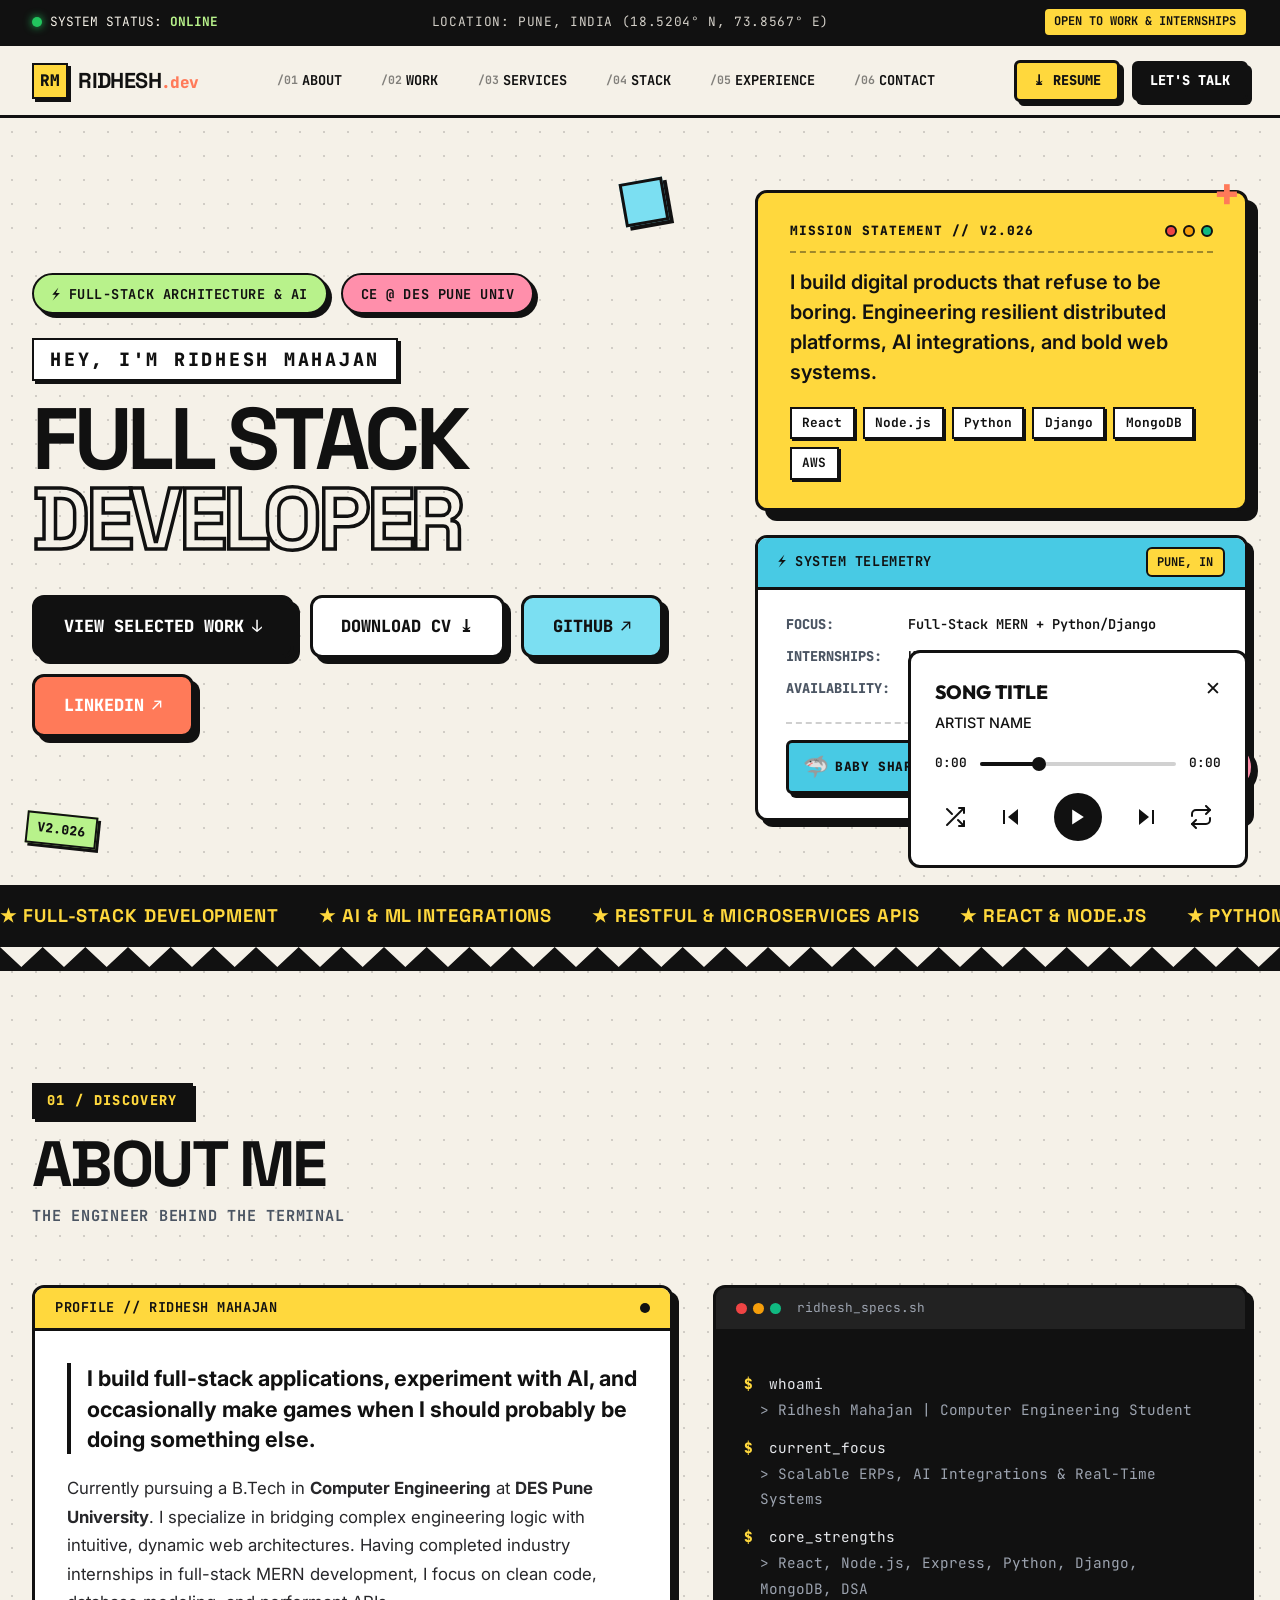
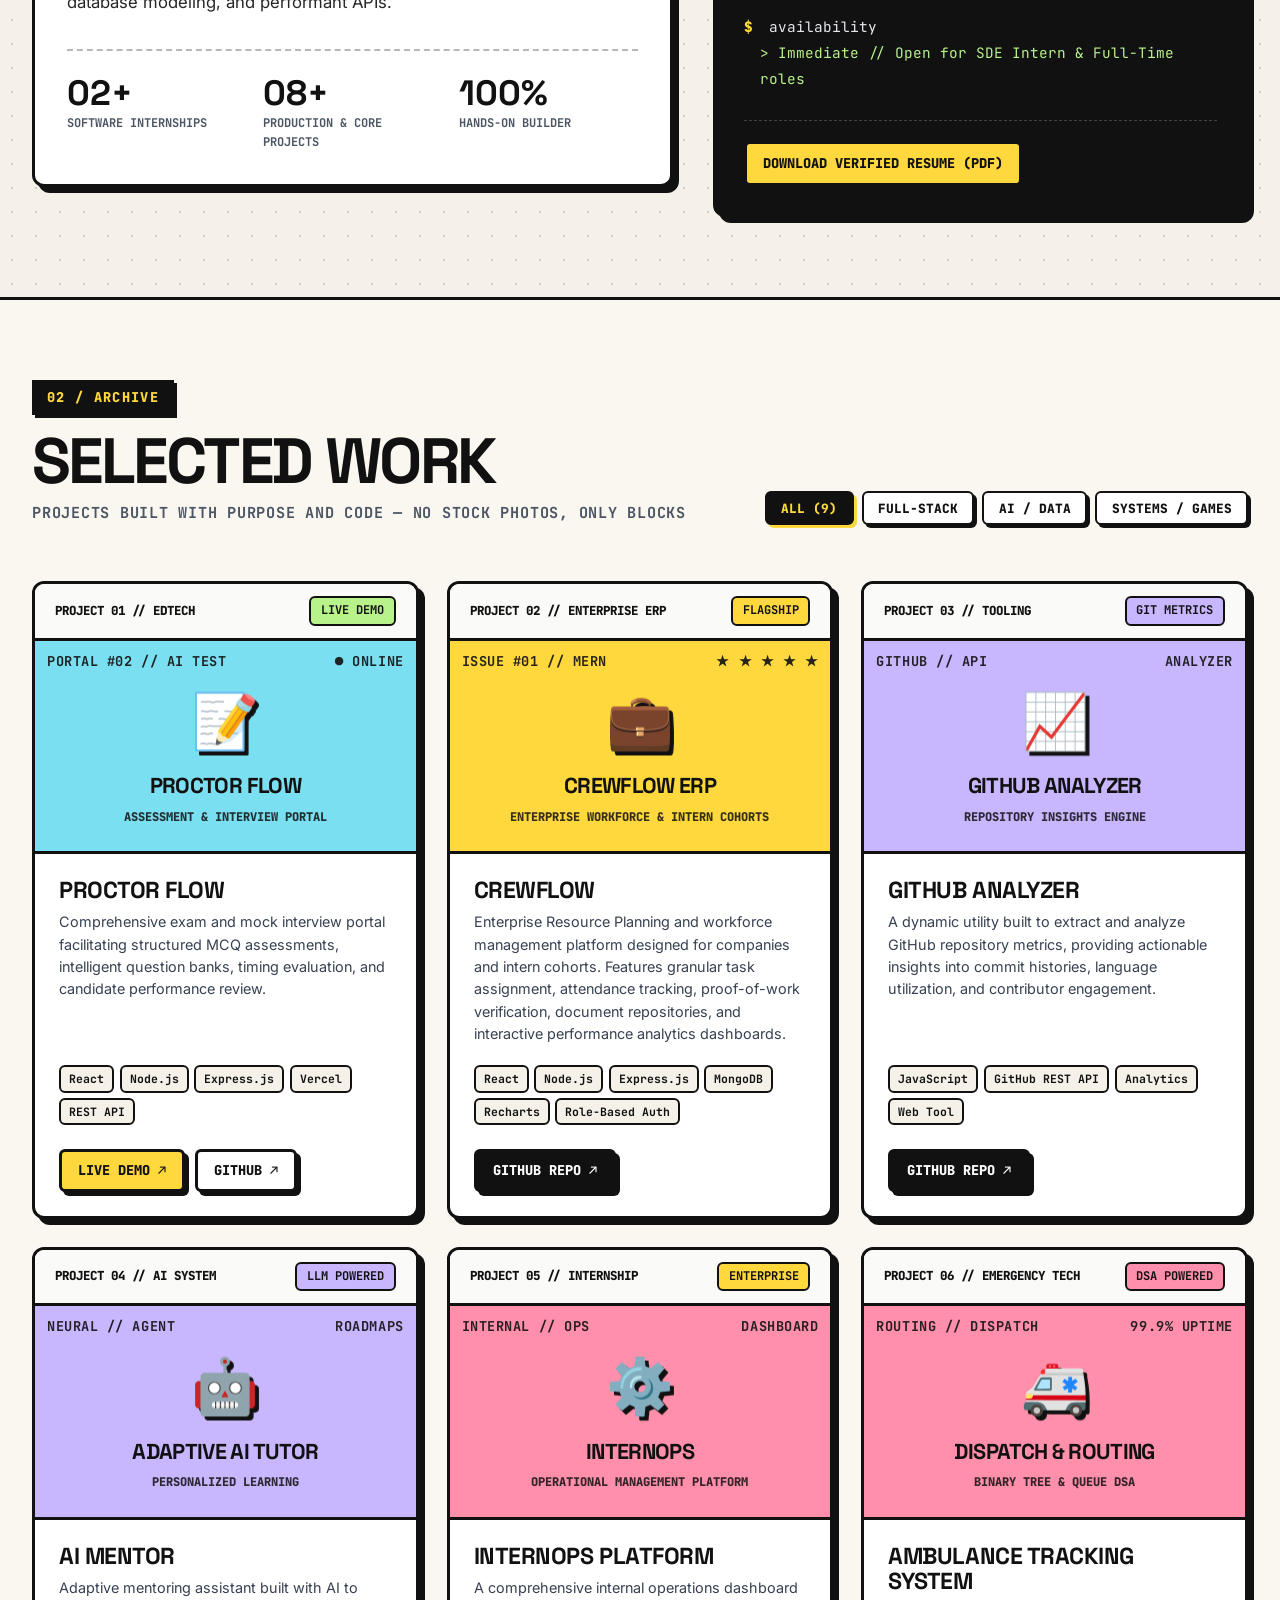
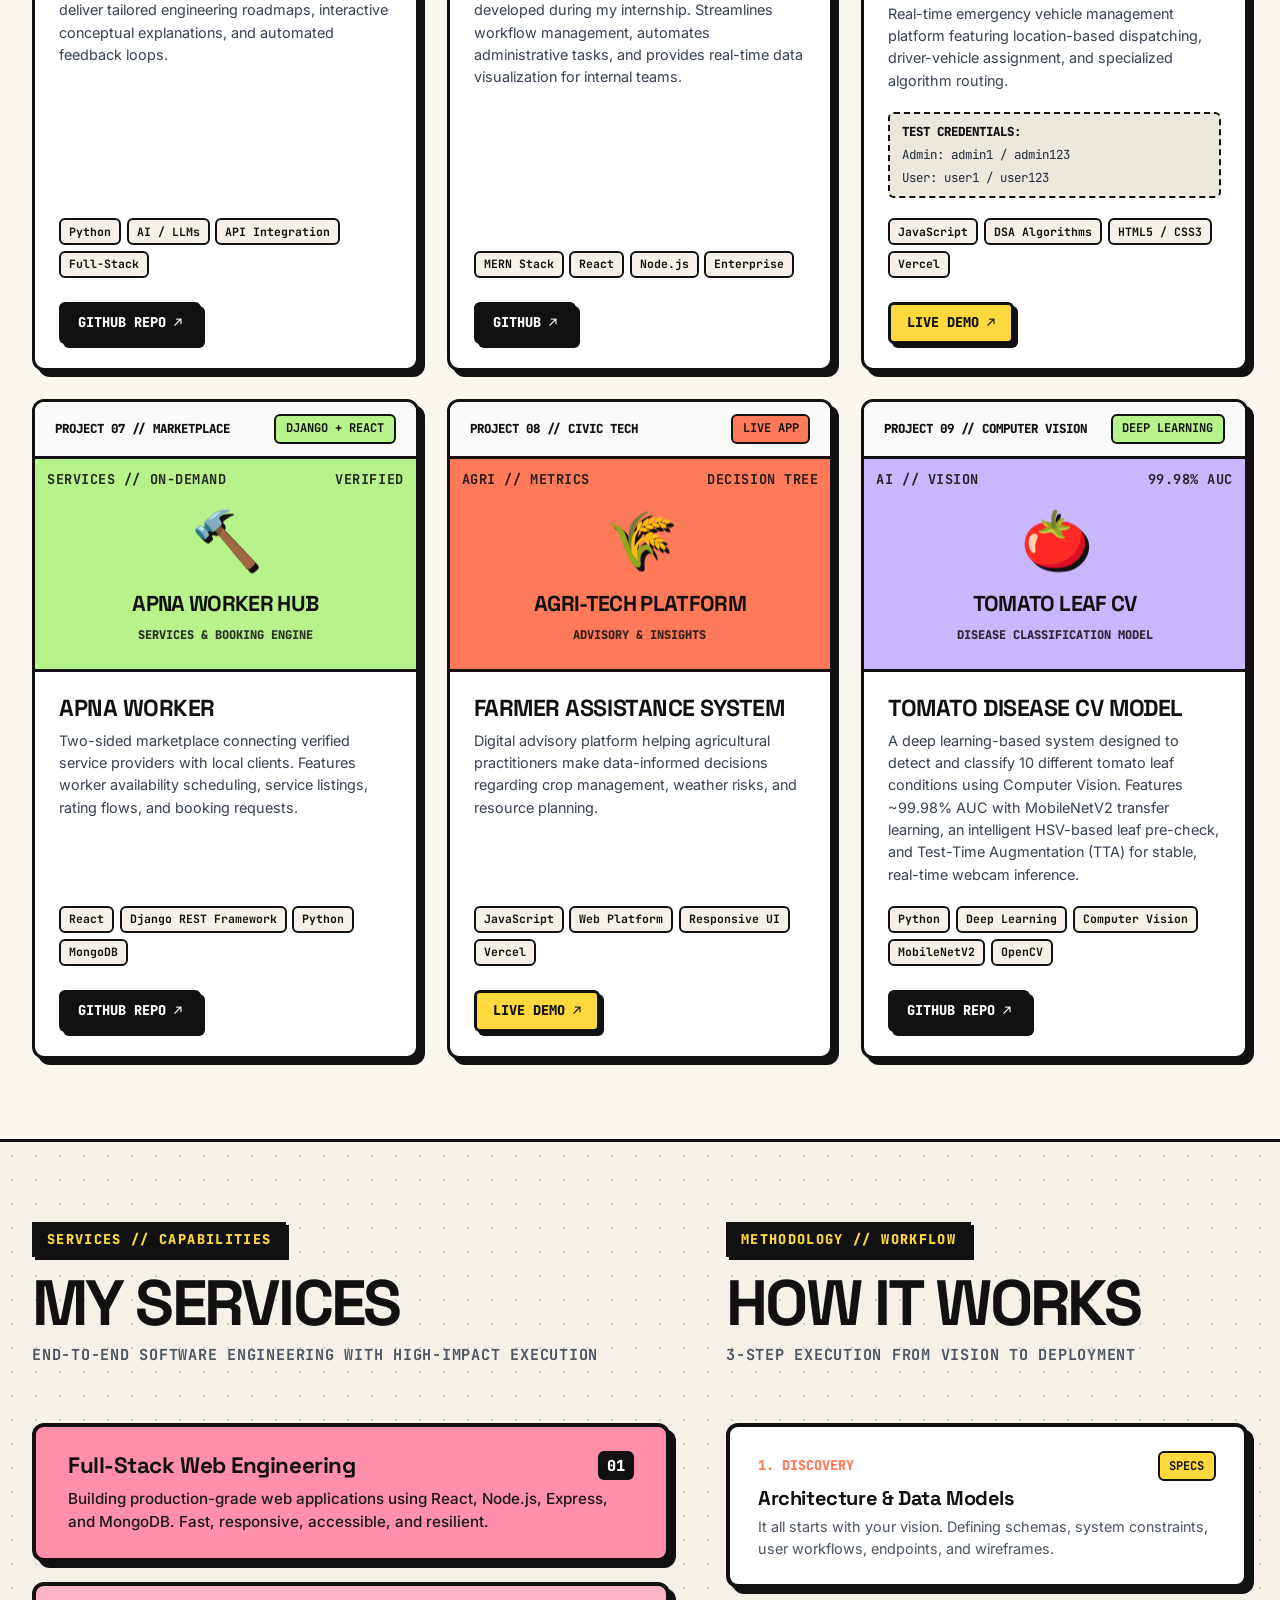
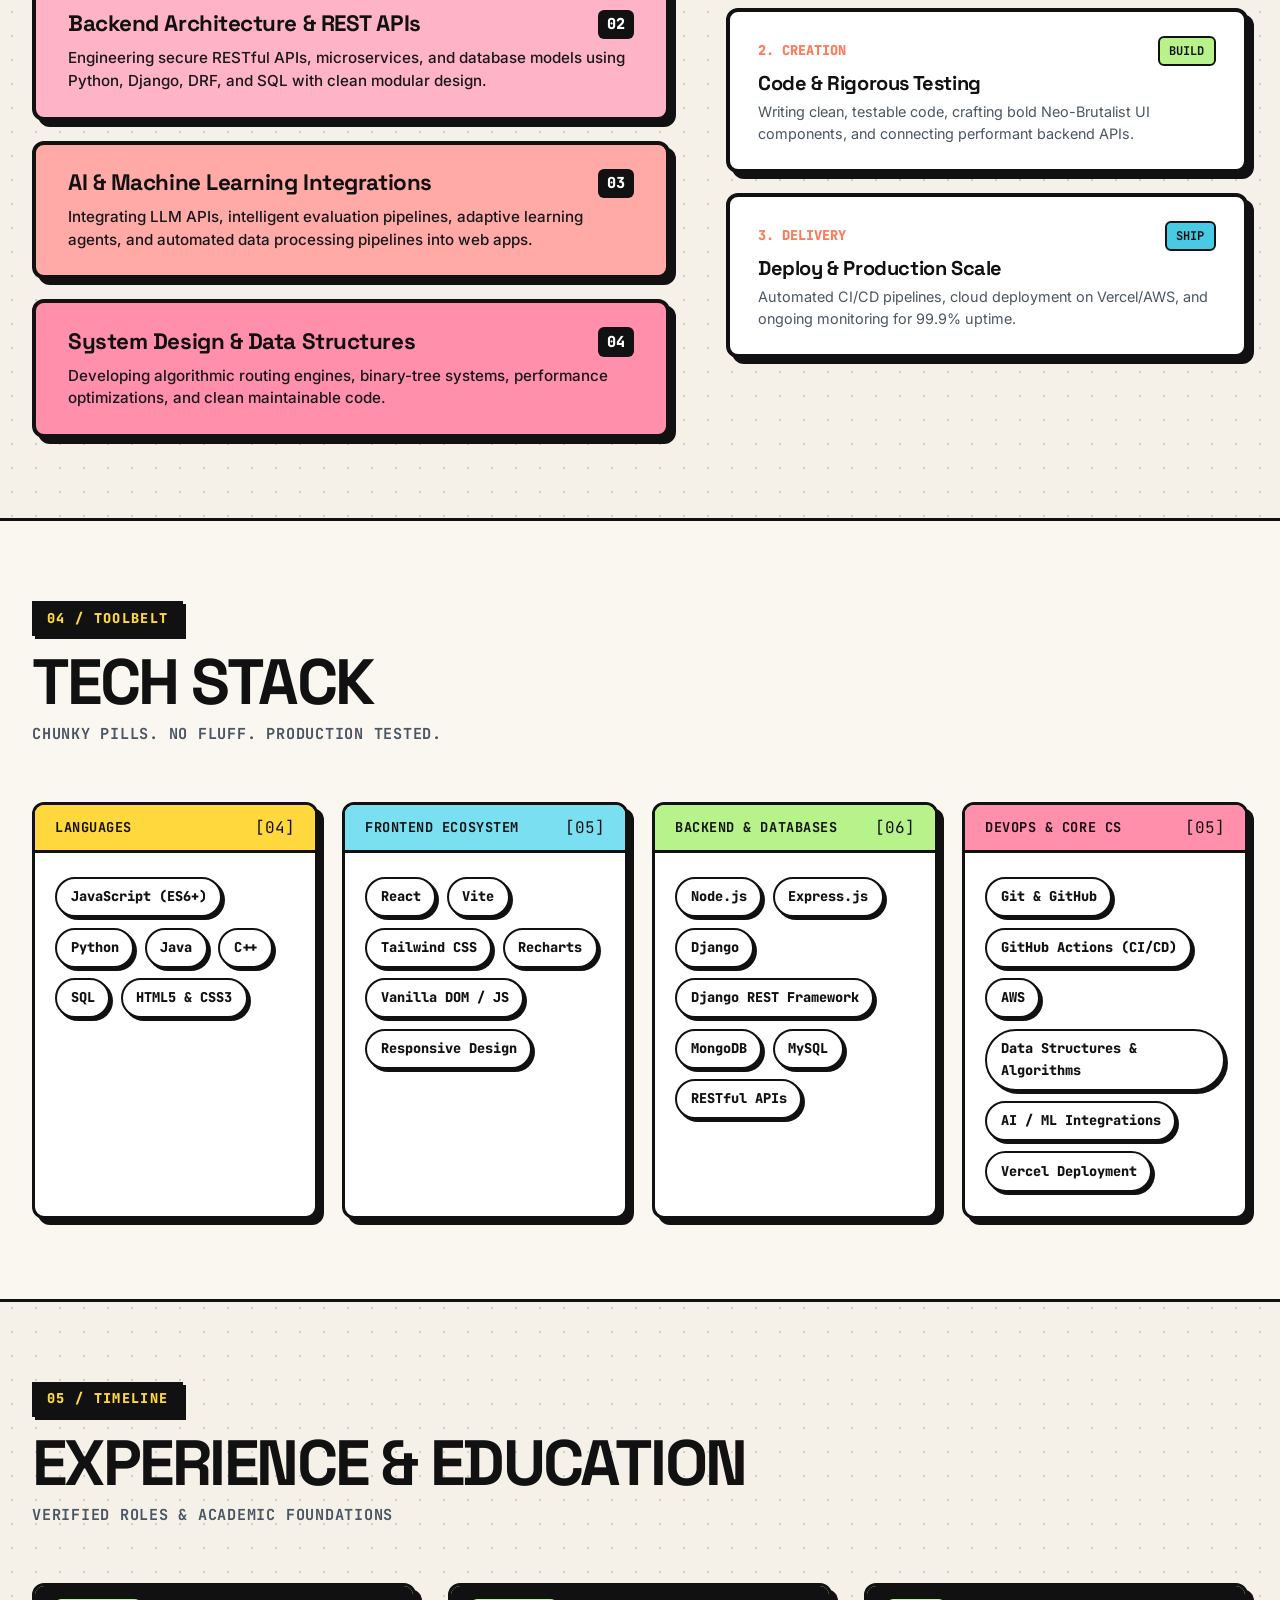
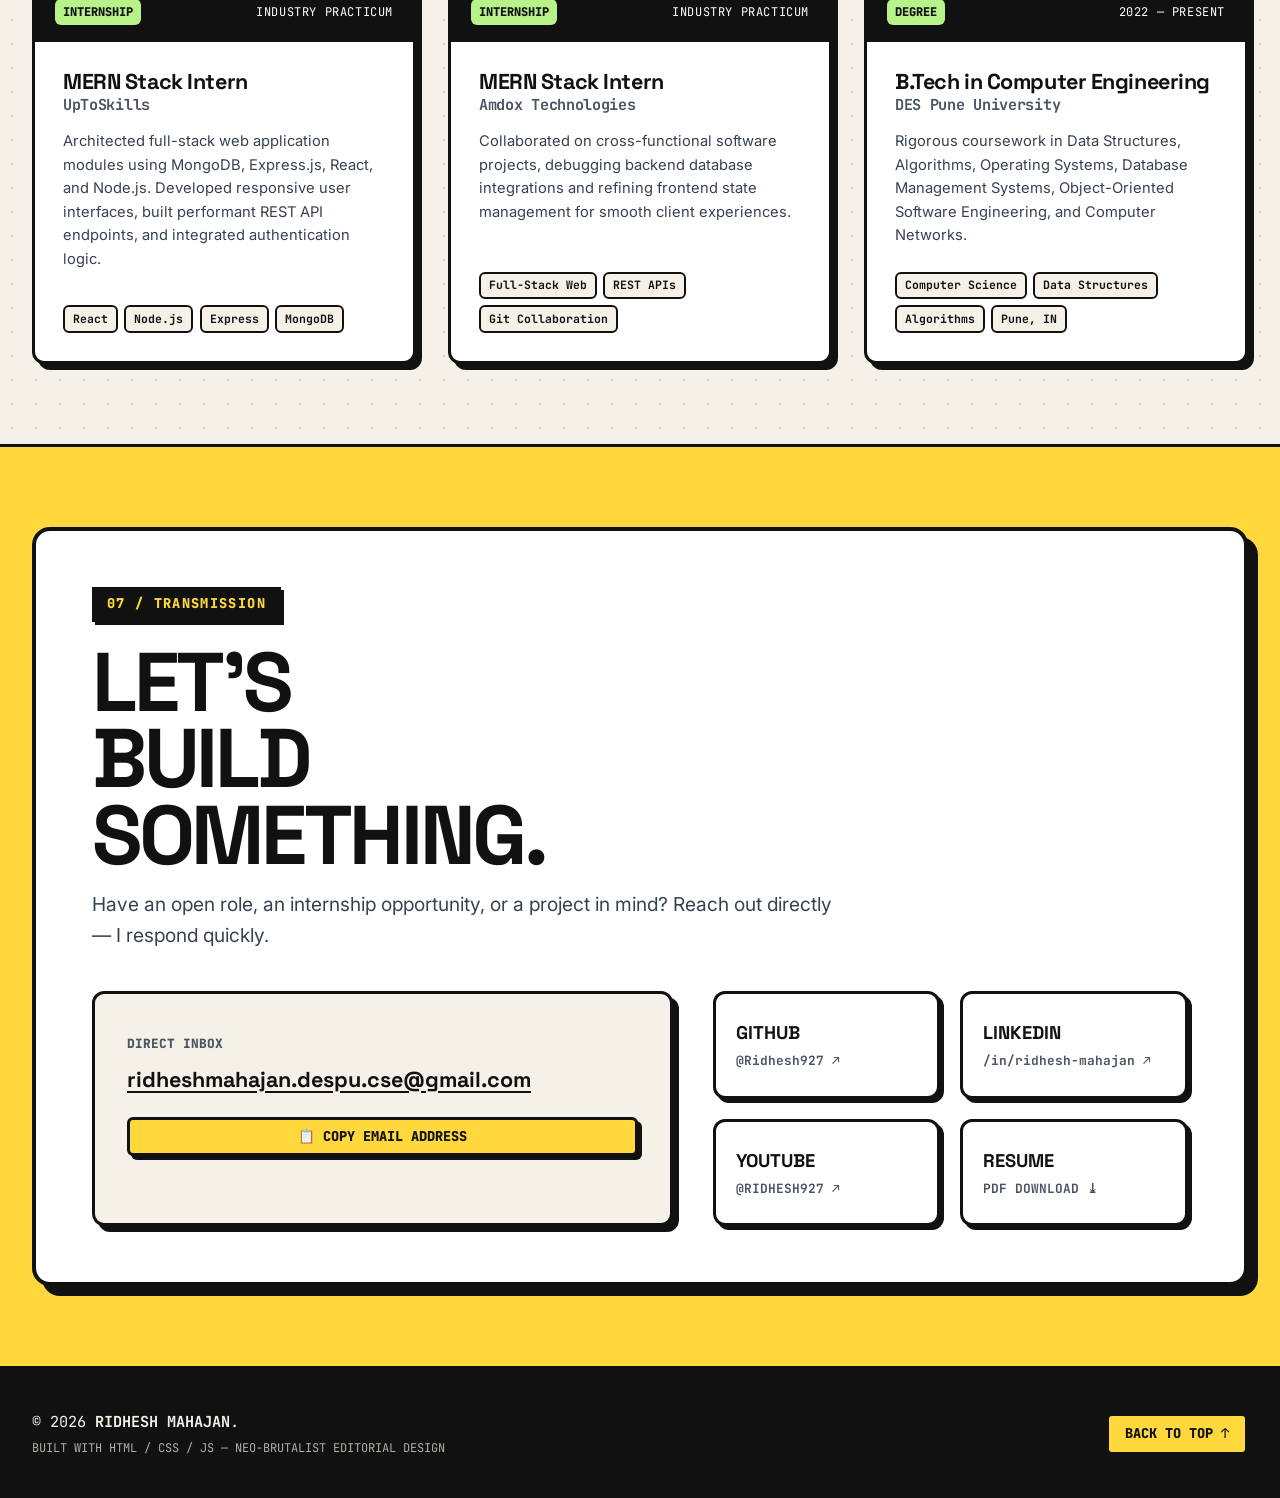
<file: index.html>
<!DOCTYPE html>
<html lang="en">
<head>
    <meta charset="UTF-8">
    <meta name="viewport" content="width=device-width, initial-scale=1.0">
    <title>Ridhesh Mahajan — Full-Stack Developer & Computer Engineering Student</title>
    <meta name="description" content="Portfolio of Ridhesh Mahajan — Computer Engineering Student & Full-Stack Developer. Building resilient systems, AI integrations, and bold web experiences.">
    
    <!-- Google Fonts: Space Grotesk, Outfit, JetBrains Mono, Inter -->
    <link rel="preconnect" href="https://fonts.googleapis.com">
    <link rel="preconnect" href="https://fonts.gstatic.com" crossorigin>
    <link href="https://fonts.googleapis.com/css2?family=Inter:wght@400;500;600;700&family=JetBrains+Mono:wght@400;500;700;800&family=Outfit:wght@600;800;900&family=Space+Grotesk:wght@500;700;900&display=swap" rel="stylesheet">
    
    <link rel="stylesheet" href="style.css">
</head>
<body>
    <!-- Top System Bar -->
    <aside class="system-bar" aria-label="System status bar">
        <div class="system-bar-inner">
            <div class="status-indicator">
                <span class="blinking-dot" aria-hidden="true"></span>
                <span class="mono-text">SYSTEM STATUS: <strong class="text-online">ONLINE</strong></span>
            </div>
            <div class="system-bar-center hide-mobile">
                <span class="mono-text">LOCATION: PUNE, INDIA (18.5204° N, 73.8567° E)</span>
            </div>
            <div class="system-bar-right">
                <span class="badge badge-accent">OPEN TO WORK &amp; INTERNSHIPS</span>
            </div>
        </div>
    </aside>

    <!-- Main Navigation Header -->
    <header id="main-header" class="site-header">
        <nav class="nav-container" aria-label="Main Navigation">
            <a href="#hero" class="brand-logo" aria-label="Ridhesh Mahajan Home">
                <span class="logo-box">RM</span>
                <span class="logo-text">RIDHESH<span class="logo-ext">.dev</span></span>
            </a>

            <!-- Desktop Nav Links -->
            <ul class="nav-menu" id="nav-menu">
                <li><a href="#about" class="nav-link"><span class="nav-num">/01</span> ABOUT</a></li>
                <li><a href="#projects" class="nav-link"><span class="nav-num">/02</span> WORK</a></li>
                <li><a href="#services" class="nav-link"><span class="nav-num">/03</span> SERVICES</a></li>
                <li><a href="#stack" class="nav-link"><span class="nav-num">/04</span> STACK</a></li>
                <li><a href="#experience" class="nav-link"><span class="nav-num">/05</span> EXPERIENCE</a></li>
                <li><a href="#contact" class="nav-link"><span class="nav-num">/06</span> CONTACT</a></li>
            </ul>

            <!-- Header Action Buttons -->
            <div class="nav-actions">
                <a href="Resume/Ridhesh_Resume.pdf" download="Ridhesh_Mahajan_Resume.pdf" class="btn btn-sm btn-yellow" target="_blank" rel="noopener noreferrer">
                    <span class="btn-icon">⤓</span> RESUME
                </a>
                <a href="#contact" class="btn btn-sm btn-dark hide-mobile">
                    LET'S TALK
                </a>
                <button class="mobile-toggle" id="mobile-toggle" aria-label="Toggle navigation menu" aria-expanded="false">
                    <span class="toggle-bar"></span>
                    <span class="toggle-bar"></span>
                    <span class="toggle-bar"></span>
                </button>
            </div>
        </nav>
    </header>

    <main id="main-content">
        <!-- Hero Section (Horizontal Editorial Spread) -->
        <section id="hero" class="hero-section">
            <div class="container">
                <!-- Floating Decorative Shapes -->
                <div class="decor-shape shape-square" aria-hidden="true"></div>
                <div class="decor-shape shape-circle" aria-hidden="true"></div>
                <div class="decor-shape shape-cross" aria-hidden="true">+</div>
                <div class="decor-shape shape-tag" aria-hidden="true">V2.026</div>

                <div class="hero-layout-grid">
                    <!-- Left Hero Column: Identity, Bold Display Typography & CTA Actions -->
                    <div class="hero-left-col">
                        <div class="hero-badge-row">
                            <div class="pill-badge pill-lime">
                                <span class="mono-code">⚡ FULL-STACK ARCHITECTURE &amp; AI</span>
                            </div>
                            <div class="pill-badge pill-pink">
                                <span class="mono-code">CE @ DES PUNE UNIV</span>
                            </div>
                        </div>

                        <div class="hero-text-block">
                            <p class="hero-greeting mono-text">HEY, I'M RIDHESH MAHAJAN</p>
                            <h1 class="hero-title">
                                <span class="hero-title-solid">FULL STACK</span>
                                <span class="hero-title-stroke">DEVELOPER</span>
                            </h1>
                        </div>

                        <!-- Action Button Cluster -->
                        <div class="hero-buttons">
                            <a href="#projects" class="btn btn-lg btn-black">
                                VIEW SELECTED WORK <span class="arrow-down">↓</span>
                            </a>
                            <a href="Resume/Ridhesh_Resume.pdf" download="Ridhesh_Mahajan_Resume.pdf" class="btn btn-lg btn-white" target="_blank" rel="noopener noreferrer">
                                DOWNLOAD CV <span class="arrow-diag">⤓</span>
                            </a>
                            <a href="https://github.com/Ridhesh927" target="_blank" rel="noopener noreferrer" class="btn btn-lg btn-blue" aria-label="GitHub Profile">
                                GITHUB <span class="arrow-diag">↗</span>
                            </a>
                            <a href="https://www.linkedin.com/in/ridhesh-mahajan-58b90127a/" target="_blank" rel="noopener noreferrer" class="btn btn-lg btn-orange" aria-label="LinkedIn Profile">
                                LINKEDIN <span class="arrow-diag">↗</span>
                            </a>
                        </div>
                    </div>

                    <!-- Right Hero Column: Mission Callout Window + Telemetry & Baby Shark -->
                    <div class="hero-right-col">
                        <!-- Callout Banner Box -->
                        <div class="hero-callout">
                            <div class="callout-header">
                                <span class="callout-tag">MISSION STATEMENT // V2.026</span>
                                <span class="window-buttons">
                                    <span class="w-btn w-red"></span>
                                    <span class="w-btn w-yellow"></span>
                                    <span class="w-btn w-green"></span>
                                </span>
                            </div>
                            <p class="callout-lead">
                                I build digital products that refuse to be boring. Engineering resilient distributed platforms, AI integrations, and bold web systems.
                            </p>
                            <div class="callout-tags">
                                <span class="tech-chip">React</span>
                                <span class="tech-chip">Node.js</span>
                                <span class="tech-chip">Python</span>
                                <span class="tech-chip">Django</span>
                                <span class="tech-chip">MongoDB</span>
                                <span class="tech-chip">AWS</span>
                            </div>
                        </div>

                        <!-- Quick Telemetry & Baby Shark Card -->
                        <div class="hero-telemetry-card brutalist-card">
                            <div class="card-bar bg-cyan">
                                <span class="mono-code">⚡ SYSTEM TELEMETRY</span>
                                <span class="badge badge-accent">PUNE, IN</span>
                            </div>
                            <div class="telemetry-body mono-text">
                                <div class="telemetry-item">
                                    <span class="t-key">FOCUS:</span>
                                    <span class="t-val text-online">Full-Stack MERN + Python/Django</span>
                                </div>
                                <div class="telemetry-item">
                                    <span class="t-key">INTERNSHIPS:</span>
                                    <span class="t-val">UpToSkills &amp; Amdox Technologies</span>
                                </div>
                                <div class="telemetry-item">
                                    <span class="t-key">AVAILABILITY:</span>
                                    <span class="t-val">Immediate for SDE &amp; Intern roles</span>
                                </div>
                                <div class="telemetry-footer">
                                    <div class="shape-shark inline-shark" id="shark-sticker" title="Play Baby Shark Arcade! 🦈">
                                        <span class="shark-icon">🦈</span>
                                        <span class="shark-label">BABY SHARK // ARCADE</span>
                                    </div>
                                    <span class="badge badge-yellow">CLICK SHARK TO PLAY</span>
                                </div>
                            </div>
                        </div>
                    </div>
                </div>
            </div>
        </section>

        <!-- Marquee Ticker Banner -->
        <section class="marquee-strip" aria-label="Specialization highlights">
            <div class="marquee-track">
                <div class="marquee-content">
                    <span>★ FULL-STACK DEVELOPMENT</span>
                    <span>★ AI &amp; ML INTEGRATIONS</span>
                    <span>★ RESTFUL &amp; MICROSERVICES APIS</span>
                    <span>★ REACT &amp; NODE.JS</span>
                    <span>★ PYTHON &amp; DJANGO</span>
                    <span>★ DATA STRUCTURES &amp; ALGORITHMS</span>
                    <span>★ SYSTEM RESILIENCE</span>
                    <span>★ OPEN TO HIRE</span>
                </div>
                <div class="marquee-content" aria-hidden="true">
                    <span>★ FULL-STACK DEVELOPMENT</span>
                    <span>★ AI &amp; ML INTEGRATIONS</span>
                    <span>★ RESTFUL &amp; MICROSERVICES APIS</span>
                    <span>★ REACT &amp; NODE.JS</span>
                    <span>★ PYTHON &amp; DJANGO</span>
                    <span>★ DATA STRUCTURES &amp; ALGORITHMS</span>
                    <span>★ SYSTEM RESILIENCE</span>
                    <span>★ OPEN TO HIRE</span>
                </div>
            </div>
        </section>

        <!-- Zigzag SVG Divider -->
        <div class="zigzag-divider" aria-hidden="true">
            <svg viewBox="0 0 1200 24" preserveAspectRatio="none">
                <path d="M0,0 L20,20 L40,0 L60,20 L80,0 L100,20 L120,0 L140,20 L160,0 L180,20 L200,0 L220,20 L240,0 L260,20 L280,0 L300,20 L320,0 L340,20 L360,0 L380,20 L400,0 L420,20 L440,0 L460,20 L480,0 L500,20 L520,0 L540,20 L560,0 L580,20 L600,0 L620,20 L640,0 L660,20 L680,0 L700,20 L720,0 L740,20 L760,0 L780,20 L800,0 L820,20 L840,0 L860,20 L880,0 L900,20 L920,0 L940,20 L960,0 L980,20 L1000,0 L1020,20 L1040,0 L1060,20 L1080,0 L1100,20 L1120,0 L1140,20 L1160,0 L1180,20 L1200,0 L1200,24 L0,24 Z" fill="var(--black)"></path>
            </svg>
        </div>

        <!-- Section 1: About Section -->
        <section id="about" class="content-section">
            <div class="container">
                <div class="section-header">
                    <span class="section-tag">01 / DISCOVERY</span>
                    <h2 class="section-title">ABOUT ME</h2>
                    <p class="section-subtitle">THE ENGINEER BEHIND THE TERMINAL</p>
                </div>

                <div class="about-grid">
                    <!-- Bio Card -->
                    <div class="brutalist-card bio-card">
                        <div class="card-bar bg-yellow">
                            <span class="mono-code">PROFILE // RIDHESH MAHAJAN</span>
                            <span class="card-status-dot"></span>
                        </div>
                        <div class="card-body">
                            <p class="bio-highlight">
                                I build full-stack applications, experiment with AI, and occasionally make games when I should probably be doing something else.
                            </p>
                            <p class="bio-text">
                                Currently pursuing a B.Tech in <strong>Computer Engineering</strong> at <strong>DES Pune University</strong>. I specialize in bridging complex engineering logic with intuitive, dynamic web architectures. Having completed industry internships in full-stack MERN development, I focus on clean code, database modeling, and performant APIs.
                            </p>
                            <div class="stats-ribbon">
                                <div class="stat-cell">
                                    <span class="stat-number">02+</span>
                                    <span class="stat-label">Software Internships</span>
                                </div>
                                <div class="stat-cell">
                                    <span class="stat-number">08+</span>
                                    <span class="stat-label">Production &amp; Core Projects</span>
                                </div>
                                <div class="stat-cell">
                                    <span class="stat-number">100%</span>
                                    <span class="stat-label">Hands-on Builder</span>
                                </div>
                            </div>
                        </div>
                    </div>

                    <!-- System Specs Terminal Card -->
                    <div class="brutalist-card terminal-card">
                        <div class="terminal-bar">
                            <div class="terminal-dots">
                                <span class="dot dot-red"></span>
                                <span class="dot dot-yellow"></span>
                                <span class="dot dot-green"></span>
                            </div>
                            <span class="terminal-title">ridhesh_specs.sh</span>
                        </div>
                        <div class="terminal-body mono-text">
                            <p class="t-line"><span class="t-prompt">$</span> whoami</p>
                            <p class="t-resp">> Ridhesh Mahajan | Computer Engineering Student</p>
                            <p class="t-line"><span class="t-prompt">$</span> current_focus</p>
                            <p class="t-resp">> Scalable ERPs, AI Integrations &amp; Real-Time Systems</p>
                            <p class="t-line"><span class="t-prompt">$</span> core_strengths</p>
                            <p class="t-resp">> React, Node.js, Express, Python, Django, MongoDB, DSA</p>
                            <p class="t-line"><span class="t-prompt">$</span> availability</p>
                            <p class="t-resp text-lime">> Immediate // Open for SDE Intern &amp; Full-Time roles</p>
                            <div class="terminal-action">
                                <a href="Resume/Ridhesh_Resume.pdf" download="Ridhesh_Mahajan_Resume.pdf" class="btn btn-sm btn-yellow" target="_blank" rel="noopener noreferrer">
                                    DOWNLOAD VERIFIED RESUME (PDF)
                                </a>
                            </div>
                        </div>
                    </div>
                </div>
            </div>
        </section>

        <!-- Section 2: Projects Section (100% PURE GRAPHIC BLOCKS) -->
        <section id="projects" class="content-section bg-alt-grid">
            <div class="container">
                <div class="section-header">
                    <div class="header-split">
                        <div>
                            <span class="section-tag">02 / ARCHIVE</span>
                            <h2 class="section-title">SELECTED WORK</h2>
                            <p class="section-subtitle">PROJECTS BUILT WITH PURPOSE AND CODE — NO STOCK PHOTOS, ONLY BLOCKS</p>
                        </div>
                        <!-- Filter Tabs -->
                        <div class="project-filters" role="tablist" aria-label="Project category filter">
                            <button class="filter-btn active" data-filter="all">ALL (9)</button>
                            <button class="filter-btn" data-filter="fullstack">FULL-STACK</button>
                            <button class="filter-btn" data-filter="ai">AI / DATA</button>
                            <button class="filter-btn" data-filter="systems">SYSTEMS / GAMES</button>
                        </div>
                    </div>
                </div>

                <div class="projects-grid" id="projects-grid">
                    <!-- Project 01: Proctor Flow (Graphic Poster Block) -->
                    <article class="project-card" data-category="fullstack ai">
                        <div class="project-card-header">
                            <div class="proj-id">PROJECT 01 // EDTECH</div>
                            <span class="badge badge-lime">LIVE DEMO</span>
                        </div>
                        <div class="project-graphic-placeholder bg-blue">
                            <div class="graphic-badge-row">
                                <span class="mono-code">PORTAL #02 // AI TEST</span>
                                <span class="mono-code">● ONLINE</span>
                            </div>
                            <div class="graphic-icon">📝</div>
                            <div class="graphic-title">PROCTOR FLOW</div>
                            <div class="graphic-sub mono-text">ASSESSMENT &amp; INTERVIEW PORTAL</div>
                        </div>
                        <div class="project-details">
                            <h3 class="project-name">PROCTOR FLOW</h3>
                            <p class="project-desc">
                                Comprehensive exam and mock interview portal facilitating structured MCQ assessments, intelligent question banks, timing evaluation, and candidate performance review.
                            </p>
                            <div class="project-tech-tags">
                                <span class="tag">React</span>
                                <span class="tag">Node.js</span>
                                <span class="tag">Express.js</span>
                                <span class="tag">Vercel</span>
                                <span class="tag">REST API</span>
                            </div>
                            <div class="project-links">
                                <a href="https://mcq-and-interview-preparation-exam.vercel.app/" target="_blank" rel="noopener noreferrer" class="btn btn-sm btn-yellow">
                                    LIVE DEMO ↗
                                </a>
                                <a href="https://github.com/Ridhesh927/MCQ-and-Interview-Preparation-Exam-Protal" target="_blank" rel="noopener noreferrer" class="btn btn-sm btn-white">
                                    GITHUB ↗
                                </a>
                            </div>
                        </div>
                    </article>

                    <!-- Project 02: CrewFlow (Graphic Poster Block) -->
                    <article class="project-card" data-category="fullstack">
                        <div class="project-card-header">
                            <div class="proj-id">PROJECT 02 // ENTERPRISE ERP</div>
                            <span class="badge badge-yellow">FLAGSHIP</span>
                        </div>
                        <div class="project-graphic-placeholder bg-yellow">
                            <div class="graphic-badge-row">
                                <span class="mono-code">ISSUE #01 // MERN</span>
                                <span class="mono-code">★ ★ ★ ★ ★</span>
                            </div>
                            <div class="graphic-icon">💼</div>
                            <div class="graphic-title">CREWFLOW ERP</div>
                            <div class="graphic-sub mono-text">ENTERPRISE WORKFORCE &amp; INTERN COHORTS</div>
                        </div>
                        <div class="project-details">
                            <h3 class="project-name">CREWFLOW</h3>
                            <p class="project-desc">
                                Enterprise Resource Planning and workforce management platform designed for companies and intern cohorts. Features granular task assignment, attendance tracking, proof-of-work verification, document repositories, and interactive performance analytics dashboards.
                            </p>
                            <div class="project-tech-tags">
                                <span class="tag">React</span>
                                <span class="tag">Node.js</span>
                                <span class="tag">Express.js</span>
                                <span class="tag">MongoDB</span>
                                <span class="tag">Recharts</span>
                                <span class="tag">Role-Based Auth</span>
                            </div>
                            <div class="project-links">
                                <a href="https://github.com/Ridhesh927/CrewFlow" target="_blank" rel="noopener noreferrer" class="btn btn-sm btn-black">
                                    GITHUB REPO ↗
                                </a>
                            </div>
                        </div>
                    </article>

                    <!-- Project 03: GitHub Analyzer -->
                    <article class="project-card" data-category="fullstack">
                        <div class="project-card-header">
                            <div class="proj-id">PROJECT 03 // TOOLING</div>
                            <span class="badge badge-purple">GIT METRICS</span>
                        </div>
                        <div class="project-graphic-placeholder bg-purple">
                            <div class="graphic-badge-row">
                                <span class="mono-code">GITHUB // API</span>
                                <span class="mono-code">ANALYZER</span>
                            </div>
                            <div class="graphic-icon">📈</div>
                            <div class="graphic-title">GITHUB ANALYZER</div>
                            <div class="graphic-sub mono-text">REPOSITORY INSIGHTS ENGINE</div>
                        </div>
                        <div class="project-details">
                            <h3 class="project-name">GITHUB ANALYZER</h3>
                            <p class="project-desc">
                                A dynamic utility built to extract and analyze GitHub repository metrics, providing actionable insights into commit histories, language utilization, and contributor engagement.
                            </p>
                            <div class="project-tech-tags">
                                <span class="tag">JavaScript</span>
                                <span class="tag">GitHub REST API</span>
                                <span class="tag">Analytics</span>
                                <span class="tag">Web Tool</span>
                            </div>
                            <div class="project-links">
                                <a href="https://github.com/Ridhesh927/Git_analysis" target="_blank" rel="noopener noreferrer" class="btn btn-sm btn-black">
                                    GITHUB REPO ↗
                                </a>
                            </div>
                        </div>
                    </article>

                    <!-- Project 04: AI Mentor -->
                    <article class="project-card" data-category="ai">
                        <div class="project-card-header">
                            <div class="proj-id">PROJECT 04 // AI SYSTEM</div>
                            <span class="badge badge-purple">LLM POWERED</span>
                        </div>
                        <div class="project-graphic-placeholder bg-purple">
                            <div class="graphic-badge-row">
                                <span class="mono-code">NEURAL // AGENT</span>
                                <span class="mono-code">ROADMAPS</span>
                            </div>
                            <div class="graphic-icon">🤖</div>
                            <div class="graphic-title">ADAPTIVE AI TUTOR</div>
                            <div class="graphic-sub mono-text">PERSONALIZED LEARNING</div>
                        </div>
                        <div class="project-details">
                            <h3 class="project-name">AI MENTOR</h3>
                            <p class="project-desc">
                                Adaptive mentoring assistant built with AI to deliver tailored engineering roadmaps, interactive conceptual explanations, and automated feedback loops.
                            </p>
                            <div class="project-tech-tags">
                                <span class="tag">Python</span>
                                <span class="tag">AI / LLMs</span>
                                <span class="tag">API Integration</span>
                                <span class="tag">Full-Stack</span>
                            </div>
                            <div class="project-links">
                                <a href="https://github.com/Ridhesh927/Ai-Mentor" target="_blank" rel="noopener noreferrer" class="btn btn-sm btn-black">
                                    GITHUB REPO ↗
                                </a>
                            </div>
                        </div>
                    </article>

                    <!-- Project 05: InternOps -->
                    <article class="project-card" data-category="fullstack">
                        <div class="project-card-header">
                            <div class="proj-id">PROJECT 05 // INTERNSHIP</div>
                            <span class="badge badge-yellow">ENTERPRISE</span>
                        </div>
                        <div class="project-graphic-placeholder bg-pink">
                            <div class="graphic-badge-row">
                                <span class="mono-code">INTERNAL // OPS</span>
                                <span class="mono-code">DASHBOARD</span>
                            </div>
                            <div class="graphic-icon">⚙️</div>
                            <div class="graphic-title">INTERNOPS</div>
                            <div class="graphic-sub mono-text">OPERATIONAL MANAGEMENT PLATFORM</div>
                        </div>
                        <div class="project-details">
                            <h3 class="project-name">INTERNOPS PLATFORM</h3>
                            <p class="project-desc">
                                A comprehensive internal operations dashboard developed during my internship. Streamlines workflow management, automates administrative tasks, and provides real-time data visualization for internal teams.
                            </p>
                            <div class="project-tech-tags">
                                <span class="tag">MERN Stack</span>
                                <span class="tag">React</span>
                                <span class="tag">Node.js</span>
                                <span class="tag">Enterprise</span>
                            </div>
                            <div class="project-links">
                                <a href="https://github.com/Ridhesh927" target="_blank" rel="noopener noreferrer" class="btn btn-sm btn-black">
                                    GITHUB ↗
                                </a>
                            </div>
                        </div>
                    </article>

                    <!-- Project 06: Ambulance Tracking System -->
                    <article class="project-card" data-category="systems">
                        <div class="project-card-header">
                            <div class="proj-id">PROJECT 06 // EMERGENCY TECH</div>
                            <span class="badge badge-pink">DSA POWERED</span>
                        </div>
                        <div class="project-graphic-placeholder bg-pink">
                            <div class="graphic-badge-row">
                                <span class="mono-code">ROUTING // DISPATCH</span>
                                <span class="mono-code">99.9% UPTIME</span>
                            </div>
                            <div class="graphic-icon">🚑</div>
                            <div class="graphic-title">DISPATCH &amp; ROUTING</div>
                            <div class="graphic-sub mono-text">BINARY TREE &amp; QUEUE DSA</div>
                        </div>
                        <div class="project-details">
                            <h3 class="project-name">AMBULANCE TRACKING SYSTEM</h3>
                            <p class="project-desc">
                                Real-time emergency vehicle management platform featuring location-based dispatching, driver-vehicle assignment, and specialized algorithm routing.
                            </p>
                            <div class="test-creds-box">
                                <span class="creds-label">TEST CREDENTIALS:</span>
                                <code>Admin: admin1 / admin123</code>
                                <code>User: user1 / user123</code>
                            </div>
                            <div class="project-tech-tags">
                                <span class="tag">JavaScript</span>
                                <span class="tag">DSA Algorithms</span>
                                <span class="tag">HTML5 / CSS3</span>
                                <span class="tag">Vercel</span>
                            </div>
                            <div class="project-links">
                                <a href="https://ambulances-tracking-system.vercel.app/" target="_blank" rel="noopener noreferrer" class="btn btn-sm btn-yellow">
                                    LIVE DEMO ↗
                                </a>
                            </div>
                        </div>
                    </article>

                    <!-- Project 07: Apna Worker -->
                    <article class="project-card" data-category="fullstack">
                        <div class="project-card-header">
                            <div class="proj-id">PROJECT 07 // MARKETPLACE</div>
                            <span class="badge badge-lime">DJANGO + REACT</span>
                        </div>
                        <div class="project-graphic-placeholder bg-lime">
                            <div class="graphic-badge-row">
                                <span class="mono-code">SERVICES // ON-DEMAND</span>
                                <span class="mono-code">VERIFIED</span>
                            </div>
                            <div class="graphic-icon">🔨</div>
                            <div class="graphic-title">APNA WORKER HUB</div>
                            <div class="graphic-sub mono-text">SERVICES &amp; BOOKING ENGINE</div>
                        </div>
                        <div class="project-details">
                            <h3 class="project-name">APNA WORKER</h3>
                            <p class="project-desc">
                                Two-sided marketplace connecting verified service providers with local clients. Features worker availability scheduling, service listings, rating flows, and booking requests.
                            </p>
                            <div class="project-tech-tags">
                                <span class="tag">React</span>
                                <span class="tag">Django REST Framework</span>
                                <span class="tag">Python</span>
                                <span class="tag">MongoDB</span>
                            </div>
                            <div class="project-links">
                                <a href="https://github.com/Ridhesh927/Apna_Worker" target="_blank" rel="noopener noreferrer" class="btn btn-sm btn-black">
                                    GITHUB REPO ↗
                                </a>
                            </div>
                        </div>
                    </article>

                    <!-- Project 08: Farmer Assistance System -->
                    <article class="project-card" data-category="fullstack">
                        <div class="project-card-header">
                            <div class="proj-id">PROJECT 08 // CIVIC TECH</div>
                            <span class="badge badge-orange">LIVE APP</span>
                        </div>
                        <div class="project-graphic-placeholder bg-orange">
                            <div class="graphic-badge-row">
                                <span class="mono-code">AGRI // METRICS</span>
                                <span class="mono-code">DECISION TREE</span>
                            </div>
                            <div class="graphic-icon">🌾</div>
                            <div class="graphic-title">AGRI-TECH PLATFORM</div>
                            <div class="graphic-sub mono-text">ADVISORY &amp; INSIGHTS</div>
                        </div>
                        <div class="project-details">
                            <h3 class="project-name">FARMER ASSISTANCE SYSTEM</h3>
                            <p class="project-desc">
                                Digital advisory platform helping agricultural practitioners make data-informed decisions regarding crop management, weather risks, and resource planning.
                            </p>
                            <div class="project-tech-tags">
                                <span class="tag">JavaScript</span>
                                <span class="tag">Web Platform</span>
                                <span class="tag">Responsive UI</span>
                                <span class="tag">Vercel</span>
                            </div>
                            <div class="project-links">
                                <a href="https://farmer-assistance-system.vercel.app/" target="_blank" rel="noopener noreferrer" class="btn btn-sm btn-yellow">
                                    LIVE DEMO ↗
                                </a>
                            </div>
                        </div>
                    </article>

                    <!-- Project 09: Tomato-Disease-CV-Model -->
                    <article class="project-card" data-category="ai">
                        <div class="project-card-header">
                            <div class="proj-id">PROJECT 09 // COMPUTER VISION</div>
                            <span class="badge badge-lime">DEEP LEARNING</span>
                        </div>
                        <div class="project-graphic-placeholder bg-purple">
                            <div class="graphic-badge-row">
                                <span class="mono-code">AI // VISION</span>
                                <span class="mono-code">99.98% AUC</span>
                            </div>
                            <div class="graphic-icon">🍅</div>
                            <div class="graphic-title">TOMATO LEAF CV</div>
                            <div class="graphic-sub mono-text">DISEASE CLASSIFICATION MODEL</div>
                        </div>
                        <div class="project-details">
                            <h3 class="project-name">TOMATO DISEASE CV MODEL</h3>
                            <p class="project-desc">
                                A deep learning-based system designed to detect and classify 10 different tomato leaf conditions using Computer Vision. Features ~99.98% AUC with MobileNetV2 transfer learning, an intelligent HSV-based leaf pre-check, and Test-Time Augmentation (TTA) for stable, real-time webcam inference.
                            </p>
                            <div class="project-tech-tags">
                                <span class="tag">Python</span>
                                <span class="tag">Deep Learning</span>
                                <span class="tag">Computer Vision</span>
                                <span class="tag">MobileNetV2</span>
                                <span class="tag">OpenCV</span>
                            </div>
                            <div class="project-links">
                                <a href="https://github.com/Ridhesh927/Tomato-Disease-CV-Model" target="_blank" rel="noopener noreferrer" class="btn btn-sm btn-black">
                                    GITHUB REPO ↗
                                </a>
                            </div>
                        </div>
                    </article>
                </div>
            </div>
        </section>

        <!-- Section: Services & Process (Horizontal 2-Column Split) -->
        <section id="services" class="content-section">
            <div class="container">
                <div class="services-layout-split">
                    <!-- Left: My Services Stack -->
                    <div class="services-left-col">
                        <div class="section-header">
                            <span class="section-tag">SERVICES // CAPABILITIES</span>
                            <h2 class="section-title">MY SERVICES</h2>
                            <p class="section-subtitle">END-TO-END SOFTWARE ENGINEERING WITH HIGH-IMPACT EXECUTION</p>
                        </div>

                        <div class="services-stack">
                            <div class="service-block">
                                <div class="service-block-header">
                                    <h3 class="service-block-title">Full-Stack Web Engineering</h3>
                                    <span class="service-badge">01</span>
                                </div>
                                <p class="service-block-desc">
                                    Building production-grade web applications using React, Node.js, Express, and MongoDB. Fast, responsive, accessible, and resilient.
                                </p>
                            </div>

                            <div class="service-block">
                                <div class="service-block-header">
                                    <h3 class="service-block-title">Backend Architecture &amp; REST APIs</h3>
                                    <span class="service-badge">02</span>
                                </div>
                                <p class="service-block-desc">
                                    Engineering secure RESTful APIs, microservices, and database models using Python, Django, DRF, and SQL with clean modular design.
                                </p>
                            </div>

                            <div class="service-block">
                                <div class="service-block-header">
                                    <h3 class="service-block-title">AI &amp; Machine Learning Integrations</h3>
                                    <span class="service-badge">03</span>
                                </div>
                                <p class="service-block-desc">
                                    Integrating LLM APIs, intelligent evaluation pipelines, adaptive learning agents, and automated data processing pipelines into web apps.
                                </p>
                            </div>

                            <div class="service-block">
                                <div class="service-block-header">
                                    <h3 class="service-block-title">System Design &amp; Data Structures</h3>
                                    <span class="service-badge">04</span>
                                </div>
                                <p class="service-block-desc">
                                    Developing algorithmic routing engines, binary-tree systems, performance optimizations, and clean maintainable code.
                                </p>
                            </div>
                        </div>
                    </div>

                    <!-- Right: How it Works Process -->
                    <div class="services-right-col">
                        <div class="section-header">
                            <span class="section-tag">METHODOLOGY // WORKFLOW</span>
                            <h2 class="section-title">HOW IT WORKS</h2>
                            <p class="section-subtitle">3-STEP EXECUTION FROM VISION TO DEPLOYMENT</p>
                        </div>

                        <div class="how-it-works-stack">
                            <div class="step-card">
                                <div class="step-card-header">
                                    <span class="step-num">1. Discovery</span>
                                    <span class="badge badge-yellow">SPECS</span>
                                </div>
                                <h4 class="step-title">Architecture &amp; Data Models</h4>
                                <p class="step-text">It all starts with your vision. Defining schemas, system constraints, user workflows, endpoints, and wireframes.</p>
                            </div>
                            <div class="step-card">
                                <div class="step-card-header">
                                    <span class="step-num">2. Creation</span>
                                    <span class="badge badge-lime">BUILD</span>
                                </div>
                                <h4 class="step-title">Code &amp; Rigorous Testing</h4>
                                <p class="step-text">Writing clean, testable code, crafting bold Neo-Brutalist UI components, and connecting performant backend APIs.</p>
                            </div>
                            <div class="step-card">
                                <div class="step-card-header">
                                    <span class="step-num">3. Delivery</span>
                                    <span class="badge badge-cyan">SHIP</span>
                                </div>
                                <h4 class="step-title">Deploy &amp; Production Scale</h4>
                                <p class="step-text">Automated CI/CD pipelines, cloud deployment on Vercel/AWS, and ongoing monitoring for 99.9% uptime.</p>
                            </div>
                        </div>
                    </div>
                </div>
            </div>
        </section>

        <!-- Section 3: Tech Stack Section -->
        <section id="stack" class="content-section bg-alt-grid">
            <div class="container">
                <div class="section-header">
                    <span class="section-tag">04 / TOOLBELT</span>
                    <h2 class="section-title">TECH STACK</h2>
                    <p class="section-subtitle">CHUNKY PILLS. NO FLUFF. PRODUCTION TESTED.</p>
                </div>

                <div class="stack-categories">
                    <!-- Languages -->
                    <div class="stack-group brutalist-card">
                        <div class="card-bar bg-yellow">
                            <span class="mono-code">LANGUAGES</span>
                            <span class="mono-text">[04]</span>
                        </div>
                        <div class="pill-cloud">
                            <span class="stack-pill" data-tech="javascript">JavaScript (ES6+)</span>
                            <span class="stack-pill" data-tech="python">Python</span>
                            <span class="stack-pill" data-tech="java">Java</span>
                            <span class="stack-pill" data-tech="cpp">C++</span>
                            <span class="stack-pill" data-tech="sql">SQL</span>
                            <span class="stack-pill" data-tech="html">HTML5 &amp; CSS3</span>
                        </div>
                    </div>

                    <!-- Frontend -->
                    <div class="stack-group brutalist-card">
                        <div class="card-bar bg-blue">
                            <span class="mono-code">FRONTEND ECOSYSTEM</span>
                            <span class="mono-text">[05]</span>
                        </div>
                        <div class="pill-cloud">
                            <span class="stack-pill" data-tech="react">React</span>
                            <span class="stack-pill" data-tech="vite">Vite</span>
                            <span class="stack-pill" data-tech="tailwind">Tailwind CSS</span>
                            <span class="stack-pill" data-tech="recharts">Recharts</span>
                            <span class="stack-pill" data-tech="dom">Vanilla DOM / JS</span>
                            <span class="stack-pill" data-tech="responsive">Responsive Design</span>
                        </div>
                    </div>

                    <!-- Backend & DB -->
                    <div class="stack-group brutalist-card">
                        <div class="card-bar bg-lime">
                            <span class="mono-code">BACKEND &amp; DATABASES</span>
                            <span class="mono-text">[06]</span>
                        </div>
                        <div class="pill-cloud">
                            <span class="stack-pill" data-tech="node">Node.js</span>
                            <span class="stack-pill" data-tech="express">Express.js</span>
                            <span class="stack-pill" data-tech="django">Django</span>
                            <span class="stack-pill" data-tech="drf">Django REST Framework</span>
                            <span class="stack-pill" data-tech="mongodb">MongoDB</span>
                            <span class="stack-pill" data-tech="mysql">MySQL</span>
                            <span class="stack-pill" data-tech="rest">RESTful APIs</span>
                        </div>
                    </div>

                    <!-- DevOps & Engineering -->
                    <div class="stack-group brutalist-card">
                        <div class="card-bar bg-pink">
                            <span class="mono-code">DEVOPS &amp; CORE CS</span>
                            <span class="mono-text">[05]</span>
                        </div>
                        <div class="pill-cloud">
                            <span class="stack-pill" data-tech="git">Git &amp; GitHub</span>
                            <span class="stack-pill" data-tech="actions">GitHub Actions (CI/CD)</span>
                            <span class="stack-pill" data-tech="aws">AWS</span>
                            <span class="stack-pill" data-tech="dsa">Data Structures &amp; Algorithms</span>
                            <span class="stack-pill" data-tech="ai">AI / ML Integrations</span>
                            <span class="stack-pill" data-tech="vercel">Vercel Deployment</span>
                        </div>
                    </div>
                </div>
            </div>
        </section>

        <!-- Section 4: Experience Section -->
        <section id="experience" class="content-section">
            <div class="container">
                <div class="section-header">
                    <span class="section-tag">05 / TIMELINE</span>
                    <h2 class="section-title">EXPERIENCE &amp; EDUCATION</h2>
                    <p class="section-subtitle">VERIFIED ROLES &amp; ACADEMIC FOUNDATIONS</p>
                </div>

                <div class="experience-timeline">
                    <!-- Experience 01 -->
                    <div class="timeline-card brutalist-card">
                        <div class="timeline-header">
                            <div class="role-badge">INTERNSHIP</div>
                            <span class="timeline-dates mono-text">INDUSTRY PRACTICUM</span>
                        </div>
                        <div class="timeline-content">
                            <h3 class="role-title">MERN Stack Intern</h3>
                            <h4 class="company-name">UpToSkills</h4>
                            <p class="role-desc">
                                Architected full-stack web application modules using MongoDB, Express.js, React, and Node.js. Developed responsive user interfaces, built performant REST API endpoints, and integrated authentication logic.
                            </p>
                            <div class="role-chips">
                                <span class="tag">React</span>
                                <span class="tag">Node.js</span>
                                <span class="tag">Express</span>
                                <span class="tag">MongoDB</span>
                            </div>
                        </div>
                    </div>

                    <!-- Experience 02 -->
                    <div class="timeline-card brutalist-card">
                        <div class="timeline-header">
                            <div class="role-badge">INTERNSHIP</div>
                            <span class="timeline-dates mono-text">INDUSTRY PRACTICUM</span>
                        </div>
                        <div class="timeline-content">
                            <h3 class="role-title">MERN Stack Intern</h3>
                            <h4 class="company-name">Amdox Technologies</h4>
                            <p class="role-desc">
                                Collaborated on cross-functional software projects, debugging backend database integrations and refining frontend state management for smooth client experiences.
                            </p>
                            <div class="role-chips">
                                <span class="tag">Full-Stack Web</span>
                                <span class="tag">REST APIs</span>
                                <span class="tag">Git Collaboration</span>
                            </div>
                        </div>
                    </div>

                    <!-- Education -->
                    <div class="timeline-card brutalist-card">
                        <div class="timeline-header bg-yellow">
                            <div class="role-badge bg-black text-white">DEGREE</div>
                            <span class="timeline-dates mono-text">2022 — PRESENT</span>
                        </div>
                        <div class="timeline-content">
                            <h3 class="role-title">B.Tech in Computer Engineering</h3>
                            <h4 class="company-name">DES Pune University</h4>
                            <p class="role-desc">
                                Rigorous coursework in Data Structures, Algorithms, Operating Systems, Database Management Systems, Object-Oriented Software Engineering, and Computer Networks.
                            </p>
                            <div class="role-chips">
                                <span class="tag">Computer Science</span>
                                <span class="tag">Data Structures</span>
                                <span class="tag">Algorithms</span>
                                <span class="tag">Pune, IN</span>
                            </div>
                        </div>
                    </div>
                </div>
            </div>
        </section>

        <!-- Section 5: Contact CTA Section -->
        <section id="contact" class="content-section bg-yellow-grid">
            <div class="container contact-container">
                <div class="contact-box brutalist-card">
                    <div class="contact-header">
                        <span class="section-tag">07 / TRANSMISSION</span>
                        <h2 class="contact-title">LET'S<br>BUILD<br>SOMETHING.</h2>
                        <p class="contact-lead">
                            Have an open role, an internship opportunity, or a project in mind? Reach out directly — I respond quickly.
                        </p>
                    </div>

                    <!-- Direct Connect Cards -->
                    <div class="contact-actions-grid">
                        <!-- Direct Email with Copy Button -->
                        <div class="contact-tile">
                            <span class="tile-label mono-text">DIRECT INBOX</span>
                            <a href="mailto:ridheshmahajan.despu.cse@gmail.com" class="tile-main-link">
                                ridheshmahajan.despu.cse@gmail.com
                            </a>
                            <button id="copy-email-btn" class="btn btn-sm btn-yellow mt-2" aria-label="Copy email address to clipboard">
                                📋 COPY EMAIL ADDRESS
                            </button>
                            <span id="copy-feedback" class="copy-tooltip mono-text" aria-live="polite"></span>
                        </div>

                        <!-- Social Link Tiles -->
                        <div class="social-tiles">
                            <a href="https://github.com/Ridhesh927" target="_blank" rel="noopener noreferrer" class="social-tile-card">
                                <span class="social-name">GITHUB</span>
                                <span class="social-handle mono-text">@Ridhesh927 ↗</span>
                            </a>
                            <a href="https://www.linkedin.com/in/ridhesh-mahajan-58b90127a/" target="_blank" rel="noopener noreferrer" class="social-tile-card">
                                <span class="social-name">LINKEDIN</span>
                                <span class="social-handle mono-text">/in/ridhesh-mahajan ↗</span>
                            </a>
                            <a href="https://www.youtube.com/@RIDHESH927" target="_blank" rel="noopener noreferrer" class="social-tile-card">
                                <span class="social-name">YOUTUBE</span>
                                <span class="social-handle mono-text">@RIDHESH927 ↗</span>
                            </a>
                            <a href="Resume/Ridhesh_Resume.pdf" download="Ridhesh_Mahajan_Resume.pdf" target="_blank" rel="noopener noreferrer" class="social-tile-card bg-lime">
                                <span class="social-name">RESUME</span>
                                <span class="social-handle mono-text">PDF DOWNLOAD ⤓</span>
                            </a>
                        </div>
                    </div>
                </div>
            </div>
        </section>
    </main>

    <!-- Baby Shark Arcade Mini Game Modal -->
    <div id="shark-modal" class="shark-modal" aria-hidden="true" role="dialog">
        <div class="shark-modal-content brutalist-card">
            <div class="shark-modal-header bg-cyan">
                <span class="mono-code">🦈 BABY SHARK MINI ARCADE // V1.0</span>
                <button id="shark-modal-close" class="modal-close-btn" aria-label="Close modal">✕</button>
            </div>
            <div class="shark-modal-body">
                <div class="game-hud">
                    <span class="mono-code">SCORE: <span id="game-score">0</span></span>
                    <span class="mono-code">HIGH: <span id="game-high">12</span></span>
                    <span class="badge badge-yellow">CLICK CANVAS TO JUMP</span>
                </div>
                <canvas id="shark-canvas" width="480" height="240"></canvas>
                <div class="game-controls">
                    <button id="game-start-btn" class="btn btn-sm btn-yellow">RESTART / JUMP [SPACEBAR]</button>
                    <span class="mono-text game-tip">DODGE THE CORAL OBSTACLES!</span>
                </div>
            </div>
        </div>
    </div>

    <!-- Floating Music Player Widget -->
    <div id="floating-music-player" class="brutalist-player">
        <div class="player-info-row">
            <div class="track-details">
                <div class="track-title" id="track-title">SONG TITLE</div>
                <div class="track-artist" id="track-artist">ARTIST NAME</div>
            </div>
            <!-- We can add a close button if needed, but the design didn't have one. I'll add a subtle one for UX -->
            <button id="player-close-btn" class="player-close" aria-label="Close Player">✕</button>
        </div>
        
        <div class="player-progress-container">
            <span class="time-current" id="time-current">0:00</span>
            <div class="progress-bar-wrapper" id="progress-bar-wrapper">
                <div class="progress-bar-fill" id="progress-bar-fill"></div>
                <div class="progress-bar-thumb" id="progress-bar-thumb"></div>
            </div>
            <span class="time-total" id="time-total">0:00</span>
        </div>

        <div class="player-controls">
            <button class="ctrl-btn" id="ctrl-shuffle" aria-label="Shuffle">
                <svg width="24" height="24" viewBox="0 0 24 24" fill="none" stroke="currentColor" stroke-width="2" stroke-linecap="round" stroke-linejoin="round"><polyline points="16 3 21 3 21 8"></polyline><line x1="4" y1="20" x2="21" y2="3"></line><polyline points="21 16 21 21 16 21"></polyline><line x1="15" y1="15" x2="21" y2="21"></line><line x1="4" y1="4" x2="9" y2="9"></line></svg>
            </button>
            <button class="ctrl-btn" id="ctrl-prev" aria-label="Previous">
                <svg width="24" height="24" viewBox="0 0 24 24" fill="currentColor"><polygon points="19 20 9 12 19 4 19 20"></polygon><line x1="5" y1="19" x2="5" y2="5" stroke="currentColor" stroke-width="2"></line></svg>
            </button>
            <button class="ctrl-btn play-btn" id="ctrl-play" aria-label="Play/Pause">
                <svg width="20" height="20" viewBox="0 0 24 24" fill="currentColor"><polygon points="5 3 19 12 5 21 5 3"></polygon></svg>
            </button>
            <button class="ctrl-btn" id="ctrl-next" aria-label="Next">
                <svg width="24" height="24" viewBox="0 0 24 24" fill="currentColor"><polygon points="5 4 15 12 5 20 5 4"></polygon><line x1="19" y1="5" x2="19" y2="19" stroke="currentColor" stroke-width="2"></line></svg>
            </button>
            <button class="ctrl-btn" id="ctrl-loop" aria-label="Loop">
                <svg width="24" height="24" viewBox="0 0 24 24" fill="none" stroke="currentColor" stroke-width="2" stroke-linecap="round" stroke-linejoin="round"><polyline points="17 1 21 5 17 9"></polyline><path d="M3 11V9a4 4 0 0 1 4-4h14"></path><polyline points="7 23 3 19 7 15"></polyline><path d="M21 13v2a4 4 0 0 1-4 4H3"></path></svg>
            </button>
        </div>
        
        <!-- Hidden YouTube Player Container -->
        <div id="youtube-player-container" style="position: absolute; bottom: 0; right: 0; width: 200px; height: 200px; opacity: 0; pointer-events: none; z-index: -9999;"></div>
    </div>

    <!-- Site Footer -->
    <footer class="site-footer">
        <div class="container footer-container">
            <div class="footer-left">
                <p class="footer-copy mono-text">
                    &copy; <span id="current-year">2026</span> <strong>RIDHESH MAHAJAN</strong>.
                </p>
                <p class="footer-sub mono-text">
                    BUILT WITH HTML / CSS / JS — NEO-BRUTALIST EDITORIAL DESIGN
                </p>
            </div>
            <div class="footer-right">
                <a href="#hero" class="btn btn-sm btn-yellow back-to-top" id="back-to-top" aria-label="Scroll back to top">
                    BACK TO TOP ↑
                </a>
            </div>
        </div>
    </footer>

    <script src="script.js"></script>
</body>
</html>
</file>
<file: style.css>
/* ==========================================================================
   NEO-BRUTALIST EDITORIAL DESIGN SYSTEM — RIDHESH MAHAJAN PORTFOLIO
   WIDE HORIZONTAL SPREAD ARCHITECTURE
   ========================================================================== */

:root {
    /* Color Palette */
    --bg: #F5F1E8;
    --surface: #FFFFFF;
    --black: #111111;
    --yellow: #FFD83D;
    --blue: #7BDFF2;
    --pink: #FF8FAB;
    --green: #B8F28B;
    --orange: #FF7A59;
    --purple: #C8B6FF;
    --cyan: #48CAE4;
    --coral: #FF6B6B;
    --muted-cream: #EDE8DE;
    
    /* Neo-Brutalist Borders & Shadows */
    --border: 3px solid var(--black);
    --border-thick: 4px solid var(--black);
    --border-sm: 2px solid var(--black);
    
    --shadow: 6px 6px 0px var(--black);
    --shadow-lg: 10px 10px 0px var(--black);
    --shadow-sm: 4px 4px 0px var(--black);
    --shadow-active: 2px 2px 0px var(--black);

    /* Typography */
    --font-display: 'Space Grotesk', 'Outfit', sans-serif;
    --font-heading: 'Outfit', sans-serif;
    --font-mono: 'JetBrains Mono', monospace;
    --font-body: 'Inter', sans-serif;

    /* Corner Radii */
    --radius-sm: 6px;
    --radius-md: 12px;
    --radius-lg: 18px;
    --radius-pill: 9999px;
}

/* Base Resets & Global Styles */
*, *::before, *::after {
    box-sizing: border-box;
    margin: 0;
    padding: 0;
}

html {
    scroll-behavior: smooth;
    font-size: 16px;
    background-color: var(--bg);
}

body {
    font-family: var(--font-body);
    color: var(--black);
    background-color: var(--bg);
    background-image: radial-gradient(rgba(17, 17, 17, 0.16) 1.2px, transparent 1.2px);
    background-size: 24px 24px;
    line-height: 1.6;
    min-height: 100vh;
    overflow-x: hidden;
}

/* Selection Highlight */
::selection {
    background-color: var(--yellow);
    color: var(--black);
}

/* Accessibility: Focus outlines */
a:focus-visible, button:focus-visible, input:focus-visible {
    outline: 3px solid var(--black);
    outline-offset: 3px;
}

/* Typography Utilities */
h1, h2, h3, h4, h5 {
    font-family: var(--font-display);
    font-weight: 800;
    line-height: 1.1;
    color: var(--black);
    letter-spacing: -0.02em;
}

.mono-text, .mono-code {
    font-family: var(--font-mono);
}

.mono-code {
    font-size: 0.85rem;
    font-weight: 700;
    letter-spacing: 0.04em;
    text-transform: uppercase;
}

/* Wide Layout Container */
.container {
    width: 100%;
    max-width: 1560px;
    margin-left: auto;
    margin-right: auto;
    padding-left: 2rem;
    padding-right: 2rem;
}

/* ==========================================================================
   SYSTEM BAR (TOP TICKER & STATUS)
   ========================================================================== */
.system-bar {
    background-color: var(--black);
    color: var(--bg);
    border-bottom: 2px solid var(--black);
    font-size: 0.8rem;
    position: relative;
    z-index: 100;
}

.system-bar-inner {
    max-width: 1560px;
    margin: 0 auto;
    padding: 0.45rem 2rem;
    display: flex;
    justify-content: space-between;
    align-items: center;
    gap: 1rem;
}

.status-indicator {
    display: flex;
    align-items: center;
    gap: 0.5rem;
}

.blinking-dot {
    width: 10px;
    height: 10px;
    background-color: #22c55e;
    border-radius: 50%;
    display: inline-block;
    box-shadow: 0 0 8px #22c55e;
    animation: pulseDot 1.6s infinite ease-in-out;
}

@keyframes pulseDot {
    0%, 100% { opacity: 1; transform: scale(1); }
    50% { opacity: 0.4; transform: scale(0.85); }
}

.text-online {
    color: var(--green);
}

.system-bar-center {
    letter-spacing: 0.05em;
    opacity: 0.85;
}

.badge {
    display: inline-flex;
    align-items: center;
    padding: 0.2rem 0.6rem;
    font-family: var(--font-mono);
    font-size: 0.75rem;
    font-weight: 700;
    border-radius: var(--radius-sm);
    border: 2px solid var(--black);
    text-transform: uppercase;
}

.badge-accent {
    background-color: var(--yellow);
    color: var(--black);
}

.badge-yellow { background-color: var(--yellow); color: var(--black); }
.badge-lime { background-color: var(--green); color: var(--black); }
.badge-pink { background-color: var(--pink); color: var(--black); }
.badge-blue { background-color: var(--blue); color: var(--black); }
.badge-cyan { background-color: var(--cyan); color: var(--black); }
.badge-orange { background-color: var(--orange); color: var(--black); }
.badge-purple { background-color: var(--purple); color: var(--black); }

/* ==========================================================================
   MAIN NAVIGATION HEADER
   ========================================================================== */
.site-header {
    position: sticky;
    top: 0;
    z-index: 90;
    background-color: var(--bg);
    border-bottom: var(--border);
    transition: background-color 0.2s ease;
}

.nav-container {
    max-width: 1560px;
    margin: 0 auto;
    padding: 0.85rem 2rem;
    display: flex;
    align-items: center;
    justify-content: space-between;
    gap: 1.5rem;
}

.brand-logo {
    display: flex;
    align-items: center;
    gap: 0.65rem;
    text-decoration: none;
    color: var(--black);
    font-weight: 900;
    font-family: var(--font-display);
}

.logo-box {
    display: flex;
    align-items: center;
    justify-content: center;
    width: 36px;
    height: 36px;
    background-color: var(--yellow);
    border: var(--border-sm);
    box-shadow: 3px 3px 0 var(--black);
    font-family: var(--font-mono);
    font-size: 1rem;
    font-weight: 800;
}

.logo-text {
    font-size: 1.35rem;
    letter-spacing: -0.03em;
}

.logo-ext {
    color: var(--orange);
    font-family: var(--font-mono);
    font-size: 1rem;
}

.nav-menu {
    display: flex;
    align-items: center;
    gap: 1.25rem;
    list-style: none;
}

.nav-link {
    display: flex;
    align-items: center;
    gap: 0.25rem;
    text-decoration: none;
    color: var(--black);
    font-family: var(--font-mono);
    font-size: 0.85rem;
    font-weight: 700;
    padding: 0.35rem 0.6rem;
    border-radius: var(--radius-sm);
    transition: background-color 0.15s ease, transform 0.15s ease;
}

.nav-num {
    opacity: 0.5;
    font-size: 0.72rem;
}

.nav-link:hover {
    background-color: var(--yellow);
    transform: translateY(-2px);
}

.nav-actions {
    display: flex;
    align-items: center;
    gap: 0.75rem;
}

/* Mobile Toggle Hamburger */
.mobile-toggle {
    display: none;
    background: var(--surface);
    border: var(--border-sm);
    box-shadow: 3px 3px 0 var(--black);
    width: 40px;
    height: 40px;
    cursor: pointer;
    flex-direction: column;
    justify-content: center;
    align-items: center;
    gap: 5px;
    padding: 0;
}

.toggle-bar {
    width: 22px;
    height: 3px;
    background-color: var(--black);
    transition: all 0.25s ease;
}

/* ==========================================================================
   BUTTON SYSTEM (NEO-BRUTALIST OFFSET & PHYSICAL PRESS)
   ========================================================================== */
.btn {
    display: inline-flex;
    align-items: center;
    justify-content: center;
    gap: 0.5rem;
    font-family: var(--font-mono);
    font-weight: 800;
    text-decoration: none;
    border: var(--border);
    box-shadow: var(--shadow);
    cursor: pointer;
    transition: transform 0.15s cubic-bezier(0.2, 0, 0, 1), box-shadow 0.15s cubic-bezier(0.2, 0, 0, 1), background-color 0.15s ease;
    user-select: none;
    white-space: nowrap;
}

.btn:hover {
    transform: translate(-3px, -3px);
    box-shadow: var(--shadow-lg);
}

.btn:active {
    transform: translate(2px, 2px);
    box-shadow: var(--shadow-active);
}

/* Button Sizing */
.btn-sm {
    padding: 0.45rem 1rem;
    font-size: 0.85rem;
    border-radius: var(--radius-sm);
    box-shadow: var(--shadow-sm);
}
.btn-sm:hover {
    box-shadow: 6px 6px 0 var(--black);
}

.btn-md {
    padding: 0.75rem 1.4rem;
    font-size: 0.95rem;
    border-radius: var(--radius-sm);
}

.btn-lg {
    padding: 0.95rem 1.8rem;
    font-size: 1.05rem;
    border-radius: var(--radius-md);
}

/* Button Color Variants */
.btn-yellow {
    background-color: var(--yellow);
    color: var(--black);
}
.btn-yellow:hover { background-color: #ffd000; }

.btn-black {
    background-color: var(--black);
    color: var(--surface);
}
.btn-black:hover { background-color: #222222; }

.btn-white {
    background-color: var(--surface);
    color: var(--black);
}
.btn-white:hover { background-color: #f8fafc; }

.btn-blue {
    background-color: var(--blue);
    color: var(--black);
}

.btn-orange {
    background-color: var(--orange);
    color: var(--surface);
}

.btn-dark {
    background-color: var(--black);
    color: var(--surface);
    border: var(--border-sm);
}

/* ==========================================================================
   HERO SECTION — HORIZONTAL EDITORIAL SPREAD
   ========================================================================== */
.hero-section {
    position: relative;
    padding: 4.5rem 0 4rem;
    overflow: hidden;
}

.hero-layout-grid {
    display: grid;
    grid-template-columns: 1.15fr 0.85fr;
    gap: 3.5rem;
    align-items: center;
    width: 100%;
}

.hero-left-col {
    display: flex;
    flex-direction: column;
    align-items: flex-start;
    text-align: left;
    gap: 1.5rem;
}

.hero-right-col {
    display: flex;
    flex-direction: column;
    gap: 1.5rem;
    width: 100%;
}

/* Floating Geometric Shapes */
.decor-shape {
    position: absolute;
    pointer-events: none;
    z-index: 1;
}

.shape-square {
    width: 44px;
    height: 44px;
    background-color: var(--blue);
    border: var(--border);
    box-shadow: var(--shadow-sm);
    top: 8%;
    right: 48%;
    transform: rotate(-10deg);
}

.shape-circle {
    width: 52px;
    height: 52px;
    background-color: var(--pink);
    border: var(--border);
    box-shadow: var(--shadow-sm);
    border-radius: 50%;
    bottom: 12%;
    right: 2%;
}

.shape-cross {
    font-family: var(--font-display);
    font-size: 3rem;
    font-weight: 900;
    color: var(--orange);
    top: 5%;
    right: 3%;
    user-select: none;
}

.shape-tag {
    font-family: var(--font-mono);
    font-size: 0.8rem;
    font-weight: 800;
    background-color: var(--green);
    border: var(--border-sm);
    box-shadow: 3px 3px 0 var(--black);
    padding: 0.25rem 0.6rem;
    bottom: 5%;
    left: 2%;
    transform: rotate(6deg);
}

.hero-badge-row {
    display: flex;
    gap: 0.85rem;
    flex-wrap: wrap;
    justify-content: flex-start;
}

.pill-badge {
    padding: 0.35rem 1.1rem;
    border: var(--border-sm);
    box-shadow: var(--shadow-sm);
    border-radius: var(--radius-pill);
    font-family: var(--font-mono);
}

.pill-lime { background-color: var(--green); color: var(--black); }
.pill-pink { background-color: var(--pink); color: var(--black); }

.hero-text-block {
    display: flex;
    flex-direction: column;
    align-items: flex-start;
    gap: 0.6rem;
}

.hero-greeting {
    font-size: 1.15rem;
    letter-spacing: 0.15em;
    font-weight: 800;
    color: var(--black);
    background-color: var(--surface);
    padding: 0.3rem 1rem;
    border: var(--border-sm);
    box-shadow: 3px 3px 0 var(--black);
    display: inline-block;
}

.hero-title {
    font-size: clamp(3.4rem, 6.8vw, 6.8rem);
    line-height: 0.92;
    letter-spacing: -0.05em;
    font-weight: 900;
    text-transform: uppercase;
    margin: 0.5rem 0 0.25rem;
}

.hero-title-solid {
    display: block;
    color: var(--black);
}

.hero-title-stroke {
    display: block;
    color: transparent;
    -webkit-text-stroke: 3.5px var(--black);
    position: relative;
}

.hero-buttons {
    display: flex;
    flex-wrap: wrap;
    justify-content: flex-start;
    gap: 1rem;
    margin-top: 0.5rem;
}

/* Hero Callout Box */
.hero-callout {
    width: 100%;
    background-color: var(--yellow);
    border: var(--border);
    box-shadow: var(--shadow-lg);
    border-radius: var(--radius-md);
    padding: 1.75rem 2rem;
    text-align: left;
    position: relative;
}

.callout-header {
    display: flex;
    justify-content: space-between;
    align-items: center;
    margin-bottom: 0.85rem;
    border-bottom: 2px dashed rgba(17, 17, 17, 0.4);
    padding-bottom: 0.6rem;
}

.callout-tag {
    font-family: var(--font-mono);
    font-size: 0.8rem;
    font-weight: 800;
    letter-spacing: 0.08em;
}

.window-buttons {
    display: flex;
    gap: 6px;
}

.w-btn {
    width: 12px;
    height: 12px;
    border-radius: 50%;
    border: 2px solid var(--black);
}
.w-red { background-color: #ef4444; }
.w-yellow { background-color: #f59e0b; }
.w-green { background-color: #10b981; }

.callout-lead {
    font-size: 1.25rem;
    font-weight: 600;
    line-height: 1.5;
    color: var(--black);
    margin-bottom: 1.25rem;
}

.callout-tags {
    display: flex;
    flex-wrap: wrap;
    gap: 0.5rem;
}

.tech-chip {
    font-family: var(--font-mono);
    font-size: 0.8rem;
    font-weight: 700;
    background-color: var(--surface);
    color: var(--black);
    border: 2px solid var(--black);
    padding: 0.25rem 0.65rem;
    box-shadow: 2px 2px 0 var(--black);
}

/* Quick Telemetry & Baby Shark Card */
.hero-telemetry-card {
    background-color: var(--surface);
    border: var(--border);
    box-shadow: var(--shadow);
    border-radius: var(--radius-md);
    overflow: hidden;
}

.telemetry-body {
    padding: 1.5rem 1.75rem;
    display: flex;
    flex-direction: column;
    gap: 0.65rem;
    font-size: 0.85rem;
}

.telemetry-item {
    display: flex;
    gap: 0.75rem;
}

.t-key {
    font-weight: 800;
    color: #4b5563;
    min-width: 110px;
}

.t-val {
    color: var(--black);
    font-weight: 600;
}

.telemetry-footer {
    display: flex;
    justify-content: space-between;
    align-items: center;
    margin-top: 0.75rem;
    padding-top: 1rem;
    border-top: 2px dashed rgba(17, 17, 17, 0.2);
}

/* Inline Baby Shark Sticker */
.shape-shark {
    cursor: pointer;
    display: inline-flex;
    align-items: center;
    gap: 0.4rem;
    background-color: var(--cyan);
    border: var(--border);
    box-shadow: var(--shadow-sm);
    padding: 0.45rem 0.85rem;
    border-radius: var(--radius-sm);
    transition: transform 0.2s cubic-bezier(0.2, 0, 0, 1), box-shadow 0.2s ease;
    user-select: none;
}

.shape-shark:hover {
    transform: scale(1.05) translate(-2px, -2px);
    box-shadow: var(--shadow);
    background-color: #38bdf8;
}

.shark-icon {
    font-size: 1.3rem;
}

.shark-label {
    font-family: var(--font-mono);
    font-size: 0.8rem;
    font-weight: 900;
    letter-spacing: 0.05em;
    color: var(--black);
}

/* ==========================================================================
   MARQUEE TICKER TAPE
   ========================================================================== */
.marquee-strip {
    background-color: var(--black);
    color: var(--yellow);
    border-top: var(--border);
    border-bottom: var(--border);
    padding: 0.85rem 0;
    overflow: hidden;
    white-space: nowrap;
    display: flex;
    user-select: none;
}

.marquee-track {
    display: flex;
    width: 200%;
    animation: marqueeScroll 25s linear infinite;
}

.marquee-content {
    display: flex;
    gap: 2.5rem;
    font-family: var(--font-display);
    font-size: 1.15rem;
    font-weight: 800;
    letter-spacing: 0.05em;
    padding-right: 2.5rem;
}

@keyframes marqueeScroll {
    0% { transform: translateX(0%); }
    100% { transform: translateX(-50%); }
}

/* Zigzag SVG Divider */
.zigzag-divider {
    width: 100%;
    height: 24px;
    background-color: var(--bg);
    margin-bottom: 2rem;
    overflow: hidden;
}

.zigzag-divider svg {
    display: block;
    width: 100%;
    height: 24px;
}

/* ==========================================================================
   SECTION COMMON STYLES
   ========================================================================== */
.content-section {
    padding: 5rem 0;
    position: relative;
}

.bg-alt-grid {
    background-color: #FAF7F0;
    border-top: var(--border);
    border-bottom: var(--border);
}

.bg-yellow-grid {
    background-color: var(--yellow);
    border-top: var(--border);
}

.section-header {
    margin-bottom: 3.5rem;
}

.header-split {
    display: flex;
    justify-content: space-between;
    align-items: flex-end;
    gap: 2rem;
    flex-wrap: wrap;
}

.section-tag {
    display: inline-block;
    font-family: var(--font-mono);
    font-size: 0.85rem;
    font-weight: 800;
    letter-spacing: 0.1em;
    background-color: var(--black);
    color: var(--yellow);
    padding: 0.3rem 0.8rem;
    border: var(--border-sm);
    box-shadow: 3px 3px 0 var(--black);
    margin-bottom: 0.85rem;
}

.section-title {
    font-size: clamp(2.4rem, 5.5vw, 4rem);
    letter-spacing: -0.04em;
    line-height: 1;
    margin-bottom: 0.5rem;
    text-transform: uppercase;
}

.section-subtitle {
    font-family: var(--font-mono);
    font-size: 0.95rem;
    font-weight: 700;
    color: #4b5563;
    letter-spacing: 0.05em;
}

/* ==========================================================================
   BRUTALIST CARD COMPONENT
   ========================================================================== */
.brutalist-card {
    background-color: var(--surface);
    border: var(--border);
    box-shadow: var(--shadow);
    border-radius: var(--radius-md);
    overflow: hidden;
    transition: transform 0.2s cubic-bezier(0.2, 0, 0, 1), box-shadow 0.2s cubic-bezier(0.2, 0, 0, 1);
}

.brutalist-card:hover {
    transform: translate(-3px, -3px);
    box-shadow: var(--shadow-lg);
}

.card-bar {
    padding: 0.6rem 1.25rem;
    border-bottom: var(--border);
    display: flex;
    justify-content: space-between;
    align-items: center;
}

.bg-yellow { background-color: var(--yellow); }
.bg-blue { background-color: var(--blue); }
.bg-lime { background-color: var(--green); }
.bg-pink { background-color: var(--pink); }
.bg-orange { background-color: var(--orange); }
.bg-purple { background-color: var(--purple); }
.bg-cyan { background-color: var(--cyan); }
.bg-coral { background-color: var(--coral); }

.card-status-dot {
    width: 10px;
    height: 10px;
    background-color: var(--black);
    border-radius: 50%;
}

.card-body {
    padding: 2rem;
}

/* ==========================================================================
   SECTION 1: ABOUT SECTION
   ========================================================================== */
.about-grid {
    display: grid;
    grid-template-columns: 1.2fr 1fr;
    gap: 2.5rem;
    align-items: start;
}

.bio-card .bio-highlight {
    font-size: 1.35rem;
    font-weight: 700;
    line-height: 1.4;
    margin-bottom: 1.25rem;
    color: var(--black);
    border-left: 4px solid var(--black);
    padding-left: 1rem;
}

.bio-card .bio-text {
    font-size: 1.05rem;
    line-height: 1.7;
    color: #27272a;
    margin-bottom: 2rem;
}

.stats-ribbon {
    display: grid;
    grid-template-columns: repeat(3, 1fr);
    gap: 1rem;
    border-top: 2px dashed rgba(17, 17, 17, 0.3);
    padding-top: 1.5rem;
}

.stat-cell {
    display: flex;
    flex-direction: column;
}

.stat-number {
    font-family: var(--font-display);
    font-size: 2.2rem;
    font-weight: 900;
    line-height: 1;
    color: var(--black);
}

.stat-label {
    font-family: var(--font-mono);
    font-size: 0.75rem;
    font-weight: 700;
    color: #4b5563;
    margin-top: 0.25rem;
    text-transform: uppercase;
}

/* System Specs Terminal Card */
.terminal-card {
    background-color: var(--black);
    color: #f3f4f6;
    border: var(--border);
    box-shadow: var(--shadow);
}

.terminal-bar {
    background-color: #222222;
    padding: 0.65rem 1.25rem;
    border-bottom: 2px solid var(--black);
    display: flex;
    align-items: center;
    gap: 1rem;
}

.terminal-dots {
    display: flex;
    gap: 6px;
}

.dot {
    width: 11px;
    height: 11px;
    border-radius: 50%;
}
.dot-red { background-color: #ef4444; }
.dot-yellow { background-color: #f59e0b; }
.dot-green { background-color: #10b981; }

.terminal-title {
    font-family: var(--font-mono);
    font-size: 0.8rem;
    color: #9ca3af;
}

.terminal-body {
    padding: 1.75rem;
    font-size: 0.9rem;
    line-height: 1.8;
}

.t-line {
    margin-top: 0.75rem;
    color: #e5e7eb;
}

.t-prompt {
    color: var(--yellow);
    font-weight: 800;
    margin-right: 0.4rem;
}

.t-resp {
    color: #9ca3af;
    padding-left: 1rem;
    margin-bottom: 0.5rem;
}

.text-lime {
    color: var(--green);
}

.terminal-action {
    margin-top: 1.75rem;
    padding-top: 1.25rem;
    border-top: 1px dashed rgba(255, 255, 255, 0.2);
}

/* ==========================================================================
   SECTION 2: SELECTED WORK / PROJECTS (WIDE 4-COLUMN HORIZONTAL GRID)
   ========================================================================== */
.project-filters {
    display: flex;
    gap: 0.5rem;
    flex-wrap: wrap;
}

.filter-btn {
    font-family: var(--font-mono);
    font-size: 0.8rem;
    font-weight: 800;
    background-color: var(--surface);
    color: var(--black);
    border: var(--border-sm);
    box-shadow: 3px 3px 0 var(--black);
    padding: 0.4rem 0.9rem;
    cursor: pointer;
    border-radius: var(--radius-sm);
    transition: all 0.15s ease;
}

.filter-btn:hover {
    background-color: var(--yellow);
    transform: translateY(-2px);
}

.filter-btn.active {
    background-color: var(--black);
    color: var(--yellow);
    box-shadow: 3px 3px 0 var(--yellow);
}

.projects-grid {
    display: grid;
    grid-template-columns: repeat(4, 1fr);
    gap: 1.75rem;
    width: 100%;
}

.project-card {
    background-color: var(--surface);
    border: var(--border);
    box-shadow: var(--shadow);
    border-radius: var(--radius-md);
    overflow: hidden;
    display: flex;
    flex-direction: column;
    transition: transform 0.2s cubic-bezier(0.2, 0, 0, 1), box-shadow 0.2s cubic-bezier(0.2, 0, 0, 1);
}

.project-card:hover {
    transform: translate(-4px, -4px);
    box-shadow: var(--shadow-lg);
}

.project-card-header {
    background-color: #fafaf9;
    padding: 0.75rem 1.25rem;
    border-bottom: var(--border);
    display: flex;
    justify-content: space-between;
    align-items: center;
}

.proj-id {
    font-family: var(--font-mono);
    font-size: 0.78rem;
    font-weight: 800;
    color: var(--black);
}

/* Clean Brutalist Graphic Poster Block */
.project-graphic-placeholder {
    width: 100%;
    min-height: 200px;
    border-bottom: var(--border);
    display: flex;
    flex-direction: column;
    align-items: center;
    justify-content: center;
    text-align: center;
    padding: 1.5rem 1.25rem;
    position: relative;
    user-select: none;
}

.graphic-badge-row {
    position: absolute;
    top: 10px;
    left: 12px;
    right: 12px;
    display: flex;
    justify-content: space-between;
    align-items: center;
    font-size: 0.72rem;
    opacity: 0.9;
}

.graphic-icon {
    font-size: 3.4rem;
    margin-top: 0.75rem;
    margin-bottom: 0.35rem;
    filter: drop-shadow(4px 4px 0 var(--black));
    transition: transform 0.2s ease;
}

.project-card:hover .graphic-icon {
    transform: scale(1.1) rotate(-5deg);
}

.graphic-title {
    font-family: var(--font-display);
    font-size: 1.35rem;
    font-weight: 900;
    letter-spacing: -0.03em;
    color: var(--black);
}

.graphic-sub {
    font-size: 0.75rem;
    font-weight: 800;
    color: rgba(17, 17, 17, 0.85);
    margin-top: 0.25rem;
}

.project-details {
    padding: 1.5rem;
    display: flex;
    flex-direction: column;
    flex-grow: 1;
}

.project-name {
    font-size: 1.45rem;
    margin-bottom: 0.5rem;
    text-transform: uppercase;
}

.project-desc {
    font-size: 0.9rem;
    line-height: 1.55;
    color: #374151;
    margin-bottom: 1.25rem;
    flex-grow: 1;
}

.test-creds-box {
    background-color: var(--muted-cream);
    border: 2px dashed var(--black);
    padding: 0.5rem 0.75rem;
    border-radius: var(--radius-sm);
    margin-bottom: 1.25rem;
    font-size: 0.78rem;
    display: flex;
    flex-direction: column;
    gap: 0.2rem;
}

.creds-label {
    font-family: var(--font-mono);
    font-weight: 800;
    color: var(--black);
}

.test-creds-box code {
    font-family: var(--font-mono);
    color: #1f2937;
}

.project-tech-tags {
    display: flex;
    flex-wrap: wrap;
    gap: 0.35rem;
    margin-bottom: 1.5rem;
}

.tag {
    font-family: var(--font-mono);
    font-size: 0.72rem;
    font-weight: 700;
    background-color: var(--bg);
    color: var(--black);
    border: 2px solid var(--black);
    padding: 0.15rem 0.5rem;
    border-radius: var(--radius-sm);
}

.project-links {
    display: flex;
    gap: 0.65rem;
    margin-top: auto;
}

/* Filter Hide Class */
.project-card.is-hidden {
    display: none !important;
}

/* ==========================================================================
   SERVICES & METHODOLOGY — HORIZONTAL 2-COLUMN SPLIT
   ========================================================================== */
.services-layout-split {
    display: grid;
    grid-template-columns: 1.1fr 0.9fr;
    gap: 3.5rem;
    align-items: start;
    width: 100%;
}

.services-stack {
    display: flex;
    flex-direction: column;
    gap: 1.25rem;
}

.service-block {
    background-color: #FF8FAB; /* Coral / Peach from reference 1 */
    border: var(--border-thick);
    box-shadow: var(--shadow);
    border-radius: var(--radius-md);
    padding: 1.5rem 2rem;
    transition: transform 0.15s ease, box-shadow 0.15s ease;
}

.service-block:nth-child(2) { background-color: #FFB3C6; }
.service-block:nth-child(3) { background-color: #FFAAA6; }
.service-block:nth-child(4) { background-color: #FF8FAB; }

.service-block:hover {
    transform: translate(-3px, -3px);
    box-shadow: var(--shadow-lg);
}

.service-block-header {
    display: flex;
    justify-content: space-between;
    align-items: center;
    margin-bottom: 0.5rem;
}

.service-block-title {
    font-family: var(--font-display);
    font-size: 1.4rem;
    font-weight: 900;
    color: var(--black);
}

.service-badge {
    font-family: var(--font-mono);
    font-size: 0.95rem;
    font-weight: 900;
    background-color: var(--black);
    color: var(--surface);
    padding: 0.15rem 0.55rem;
    border-radius: var(--radius-sm);
}

.service-block-desc {
    font-size: 0.95rem;
    font-weight: 500;
    line-height: 1.5;
    color: #18181b;
}

/* How It Works Stack (Right Column) */
.how-it-works-stack {
    display: flex;
    flex-direction: column;
    gap: 1.25rem;
}

.step-card {
    background-color: var(--surface);
    border: var(--border-thick);
    box-shadow: var(--shadow);
    border-radius: var(--radius-md);
    padding: 1.5rem 1.75rem;
    display: flex;
    flex-direction: column;
    gap: 0.4rem;
    transition: transform 0.15s ease, box-shadow 0.15s ease;
}

.step-card:hover {
    transform: translate(-3px, -3px);
    box-shadow: var(--shadow-lg);
}

.step-card-header {
    display: flex;
    justify-content: space-between;
    align-items: center;
}

.step-num {
    font-family: var(--font-mono);
    font-size: 0.85rem;
    font-weight: 800;
    color: var(--orange);
    text-transform: uppercase;
}

.step-title {
    font-size: 1.25rem;
    font-weight: 800;
}

.step-text {
    font-size: 0.9rem;
    color: #4b5563;
    line-height: 1.55;
}

/* ==========================================================================
   SECTION 3: TECH STACK PILLS (4-COLUMN HORIZONTAL GRID)
   ========================================================================== */
.stack-categories {
    display: grid;
    grid-template-columns: repeat(4, 1fr);
    gap: 1.5rem;
    width: 100%;
}

.stack-group {
    height: 100%;
}

.pill-cloud {
    padding: 1.5rem 1.25rem;
    display: flex;
    flex-wrap: wrap;
    gap: 0.65rem;
}

.stack-pill {
    font-family: var(--font-mono);
    font-size: 0.85rem;
    font-weight: 800;
    background-color: var(--surface);
    color: var(--black);
    border: var(--border-sm);
    box-shadow: 3px 3px 0 var(--black);
    padding: 0.45rem 0.85rem;
    border-radius: var(--radius-pill);
    cursor: default;
    transition: transform 0.15s ease, background-color 0.15s ease, box-shadow 0.15s ease;
    user-select: none;
}

.stack-pill:hover {
    transform: translate(-2px, -2px);
    box-shadow: 5px 5px 0 var(--black);
    background-color: var(--yellow);
}

/* ==========================================================================
   SECTION 4: EXPERIENCE & EDUCATION TIMELINE (3-COLUMN HORIZONTAL)
   ========================================================================== */
.experience-timeline {
    display: grid;
    grid-template-columns: repeat(3, 1fr);
    gap: 2rem;
    width: 100%;
}

.timeline-card {
    display: flex;
    flex-direction: column;
}

.timeline-header {
    background-color: var(--black);
    color: var(--surface);
    padding: 0.85rem 1.25rem;
    border-bottom: var(--border);
    display: flex;
    justify-content: space-between;
    align-items: center;
}

.role-badge {
    font-family: var(--font-mono);
    font-size: 0.75rem;
    font-weight: 800;
    padding: 0.2rem 0.5rem;
    background-color: var(--green);
    color: var(--black);
    border-radius: var(--radius-sm);
}

.timeline-dates {
    font-size: 0.75rem;
    letter-spacing: 0.05em;
}

.timeline-content {
    padding: 1.75rem;
    display: flex;
    flex-direction: column;
    flex-grow: 1;
}

.role-title {
    font-size: 1.35rem;
    margin-bottom: 0.25rem;
}

.company-name {
    font-family: var(--font-mono);
    font-size: 0.95rem;
    color: #4b5563;
    margin-bottom: 1rem;
    font-weight: 700;
}

.role-desc {
    font-size: 0.92rem;
    line-height: 1.6;
    color: #374151;
    margin-bottom: 1.5rem;
    flex-grow: 1;
}

.role-chips {
    display: flex;
    flex-wrap: wrap;
    gap: 0.4rem;
    margin-top: auto;
}

/* ==========================================================================
   SECTION 5: RIDHU RADIO (RETRO CASSETTE & OFFICIAL YOUTUBE)
   ========================================================================== */
.radio-deck {
    max-width: 960px;
    margin: 0 auto;
    background-color: var(--yellow);
}

.radio-header {
    background-color: var(--black);
    color: var(--yellow);
    padding: 0.85rem 1.5rem;
    display: flex;
    justify-content: space-between;
    align-items: center;
    border-bottom: var(--border);
}

.cassette-label {
    display: flex;
    align-items: center;
    gap: 0.5rem;
    font-weight: 800;
}

.tape-icon {
    font-size: 1.2rem;
}

.radio-status {
    display: flex;
    align-items: center;
    gap: 0.5rem;
    font-size: 0.8rem;
}

.radio-body {
    padding: 2rem;
    display: flex;
    flex-direction: column;
    gap: 1.5rem;
}

.radio-visualizer {
    display: flex;
    align-items: flex-end;
    justify-content: center;
    gap: 8px;
    height: 48px;
    background-color: var(--black);
    border: var(--border-sm);
    padding: 6px 12px;
    border-radius: var(--radius-sm);
}

.eq-bar {
    width: 14px;
    background-color: var(--green);
    border-radius: 2px;
    animation: eqBounce 1.2s ease-in-out infinite alternate;
}

.bar-1 { height: 35%; animation-delay: 0.1s; }
.bar-2 { height: 75%; animation-delay: 0.3s; }
.bar-3 { height: 95%; animation-delay: 0.2s; }
.bar-4 { height: 50%; animation-delay: 0.5s; }
.bar-5 { height: 85%; animation-delay: 0.15s; }
.bar-6 { height: 40%; animation-delay: 0.4s; }
.bar-7 { height: 90%; animation-delay: 0.25s; }
.bar-8 { height: 60%; animation-delay: 0.35s; }

@keyframes eqBounce {
    0% { height: 20%; background-color: var(--green); }
    50% { height: 85%; background-color: var(--yellow); }
    100% { height: 45%; background-color: var(--pink); }
}

.radio-station-info {
    text-align: center;
}

.now-playing-title {
    font-size: 1.5rem;
    margin-bottom: 0.25rem;
}

.station-meta {
    font-size: 0.85rem;
    font-weight: 700;
    color: #1f2937;
}

.youtube-player-container {
    width: 100%;
    aspect-ratio: 16 / 9;
    max-height: 420px;
    border: var(--border);
    box-shadow: var(--shadow);
    border-radius: var(--radius-sm);
    overflow: hidden;
    background-color: #000;
}

.youtube-player-container iframe {
    width: 100%;
    height: 100%;
    display: block;
}

.radio-footer-note {
    font-size: 0.75rem;
    text-align: center;
    background-color: var(--surface);
    border: var(--border-sm);
    padding: 0.5rem 1rem;
    border-radius: var(--radius-sm);
    box-shadow: 2px 2px 0 var(--black);
}

/* ==========================================================================
   SECTION 6: CONTACT SECTION (WIDE HORIZONTAL CARD)
   ========================================================================== */
.contact-container {
    width: 100%;
}

.contact-box {
    background-color: var(--surface);
    padding: 3.5rem;
    border: var(--border-thick);
    box-shadow: var(--shadow-lg);
    border-radius: var(--radius-lg);
    width: 100%;
}

.contact-header {
    margin-bottom: 2.5rem;
}

.contact-title {
    font-size: clamp(3rem, 6.5vw, 5.5rem);
    line-height: 0.92;
    margin: 0.5rem 0 1rem;
    letter-spacing: -0.04em;
}

.contact-lead {
    font-size: 1.2rem;
    color: #374151;
    max-width: 750px;
    line-height: 1.6;
}

.contact-actions-grid {
    display: grid;
    grid-template-columns: 1.1fr 0.9fr;
    gap: 2.5rem;
}

.contact-tile {
    background-color: var(--bg);
    border: var(--border);
    box-shadow: var(--shadow);
    border-radius: var(--radius-md);
    padding: 2rem;
    display: flex;
    flex-direction: column;
    justify-content: center;
}

.tile-label {
    font-size: 0.8rem;
    font-weight: 800;
    color: #4b5563;
    margin-bottom: 0.5rem;
}

.tile-main-link {
    font-family: var(--font-display);
    font-size: 1.35rem;
    font-weight: 800;
    color: var(--black);
    text-decoration: underline;
    text-underline-offset: 4px;
    word-break: break-all;
    margin-bottom: 0.5rem;
}

.tile-main-link:hover {
    color: var(--orange);
}

.mt-2 {
    margin-top: 0.75rem;
}

.copy-tooltip {
    font-size: 0.8rem;
    font-weight: 700;
    color: #15803d;
    margin-top: 0.5rem;
    min-height: 1.2rem;
}

.social-tiles {
    display: grid;
    grid-template-columns: repeat(2, 1fr);
    gap: 1.25rem;
}

.social-tile-card {
    background-color: var(--surface);
    border: var(--border);
    box-shadow: var(--shadow-sm);
    border-radius: var(--radius-md);
    padding: 1.5rem 1.25rem;
    text-decoration: none;
    color: var(--black);
    display: flex;
    flex-direction: column;
    justify-content: center;
    transition: transform 0.15s ease, box-shadow 0.15s ease, background-color 0.15s ease;
}

.social-tile-card:hover {
    transform: translate(-3px, -3px);
    box-shadow: var(--shadow);
    background-color: var(--yellow);
}

.social-name {
    font-family: var(--font-display);
    font-size: 1.15rem;
    font-weight: 900;
}

.social-handle {
    font-size: 0.8rem;
    font-weight: 700;
    color: #4b5563;
    margin-top: 0.25rem;
}

/* ==========================================================================
   BABY SHARK ARCADE MINI-GAME MODAL
   ========================================================================== */
.shark-modal {
    position: fixed;
    top: 0;
    left: 0;
    width: 100vw;
    height: 100vh;
    background-color: rgba(17, 17, 17, 0.75);
    display: flex;
    align-items: center;
    justify-content: center;
    z-index: 1000;
    opacity: 0;
    pointer-events: none;
    transition: opacity 0.2s ease;
    padding: 1rem;
}

.shark-modal.is-open {
    opacity: 1;
    pointer-events: auto;
}

.shark-modal-content {
    width: 100%;
    max-width: 520px;
    background-color: var(--surface);
}

.shark-modal-header {
    padding: 0.75rem 1.25rem;
    border-bottom: var(--border);
    display: flex;
    justify-content: space-between;
    align-items: center;
}

.modal-close-btn {
    background: transparent;
    border: 2px solid var(--black);
    width: 28px;
    height: 28px;
    font-weight: 900;
    cursor: pointer;
    box-shadow: 2px 2px 0 var(--black);
    display: flex;
    align-items: center;
    justify-content: center;
}

.modal-close-btn:hover {
    background-color: var(--coral);
    color: #fff;
}

.shark-modal-body {
    padding: 1.5rem;
    display: flex;
    flex-direction: column;
    align-items: center;
    gap: 1rem;
}

.game-hud {
    width: 100%;
    display: flex;
    justify-content: space-between;
    align-items: center;
    font-size: 0.85rem;
}

#shark-canvas {
    background-color: #03045E;
    border: var(--border);
    box-shadow: var(--shadow-sm);
    width: 100%;
    height: auto;
    max-height: 240px;
    display: block;
    cursor: pointer;
}

.game-controls {
    display: flex;
    align-items: center;
    justify-content: space-between;
    width: 100%;
    gap: 1rem;
}

.game-tip {
    font-size: 0.75rem;
    color: #4b5563;
}

/* ==========================================================================
   SITE FOOTER
   ========================================================================== */
.site-footer {
    background-color: var(--black);
    color: var(--bg);
    border-top: var(--border-thick);
    padding: 2.5rem 0;
}

.footer-container {
    display: flex;
    justify-content: space-between;
    align-items: center;
    gap: 1.5rem;
    flex-wrap: wrap;
}

.footer-copy {
    font-size: 0.95rem;
    margin-bottom: 0.25rem;
}

.footer-sub {
    font-size: 0.75rem;
    opacity: 0.7;
}

.back-to-top {
    font-size: 0.85rem;
}

/* ==========================================================================
   RESPONSIVE LAYOUT & MEDIA QUERIES (HORIZONTAL ADAPTATION)
   ========================================================================== */
@media (max-width: 1400px) {
    .projects-grid {
        grid-template-columns: repeat(3, 1fr);
    }
}

@media (max-width: 1100px) {
    .hero-layout-grid {
        grid-template-columns: 1fr;
        gap: 2.5rem;
    }
    
    .services-layout-split {
        grid-template-columns: 1fr;
        gap: 2.5rem;
    }

    .about-grid {
        grid-template-columns: 1fr;
    }

    .stack-categories {
        grid-template-columns: repeat(2, 1fr);
    }

    .projects-grid {
        grid-template-columns: repeat(2, 1fr);
    }

    .contact-actions-grid {
        grid-template-columns: 1fr;
    }
}

@media (max-width: 768px) {
    .hide-mobile {
        display: none !important;
    }

    .container {
        padding-left: 1.25rem;
        padding-right: 1.25rem;
    }

    .mobile-toggle {
        display: flex;
    }

    /* Mobile Dropdown Nav */
    .nav-menu {
        position: absolute;
        top: 100%;
        left: 0;
        width: 100%;
        background-color: var(--bg);
        border-bottom: var(--border-thick);
        flex-direction: column;
        align-items: stretch;
        padding: 1rem 1.5rem 1.5rem;
        gap: 0.5rem;
        transform: translateY(-120%);
        opacity: 0;
        pointer-events: none;
        transition: transform 0.25s ease, opacity 0.25s ease;
        box-shadow: 0 10px 0 var(--black);
    }

    .nav-menu.is-active {
        transform: translateY(0);
        opacity: 1;
        pointer-events: auto;
    }

    .nav-link {
        padding: 0.75rem 1rem;
        font-size: 1rem;
        background-color: var(--surface);
        border: var(--border-sm);
        box-shadow: 3px 3px 0 var(--black);
    }

    .hero-title {
        font-size: 3.4rem;
    }

    .experience-timeline {
        grid-template-columns: 1fr;
    }

    .stack-categories {
        grid-template-columns: 1fr;
    }

    .projects-grid {
        grid-template-columns: 1fr;
    }

    .contact-box {
        padding: 2rem 1.5rem;
    }

    .stats-ribbon {
        grid-template-columns: 1fr;
        gap: 1.25rem;
    }

    .hero-callout {
        padding: 1.25rem 1.25rem;
    }

    .callout-lead {
        font-size: 1.05rem;
    }

    .social-tiles {
        grid-template-columns: 1fr;
    }
}

@media (max-width: 480px) {
    .hero-title {
        font-size: 2.75rem;
    }

    .btn-lg {
        width: 100%;
        padding: 0.85rem 1.25rem;
        font-size: 0.95rem;
    }

    .hero-buttons {
        flex-direction: column;
        width: 100%;
    }

    .project-graphic-placeholder {
        min-height: 180px;
    }

    .footer-container {
        flex-direction: column;
        text-align: center;
        gap: 1.25rem;
    }
}

/* ==========================================================================
   ACCESSIBILITY: REDUCED MOTION PREFERENCE
   ========================================================================== */
@media (prefers-reduced-motion: reduce) {
    *,
    *::before,
    *::after {
        animation-duration: 0.01ms !important;
        animation-iteration-count: 1 !important;
        transition-duration: 0.01ms !important;
        scroll-behavior: auto !important;
    }
}

/* ==========================================================================
   FLOATING MUSIC PLAYER (BOTTOM RIGHT)
   ========================================================================== */
.brutalist-player {
    position: fixed;
    bottom: 2rem;
    right: 2rem;
    width: 340px;
    background-color: var(--surface);
    border: 3px solid var(--black);
    border-radius: 12px;
    z-index: 1000;
    display: flex;
    flex-direction: column;
    padding: 1.5rem;
    gap: 1.2rem;
    box-shadow: none; /* User image shows no heavy shadow, just border, but keeping subtle neo-brutal edge */
    transition: transform 0.3s cubic-bezier(0.175, 0.885, 0.32, 1.275);
}

.player-info-row {
    display: flex;
    justify-content: space-between;
    align-items: flex-start;
}

.player-close {
    background: transparent;
    border: none;
    font-size: 1.2rem;
    cursor: pointer;
    color: var(--dark-gray);
    transition: color 0.2s ease;
}

.player-close:hover {
    color: var(--black);
}

.track-details {
    text-align: left;
}

.track-title {
    font-family: var(--font-heading);
    font-weight: 800;
    font-size: 1.2rem;
    text-transform: uppercase;
    color: var(--black);
    margin-bottom: 0.2rem;
}

.track-artist {
    font-family: var(--font-body);
    font-size: 0.9rem;
    color: var(--dark-gray);
    font-weight: 500;
    text-transform: uppercase;
}

.player-progress-container {
    display: flex;
    align-items: center;
    gap: 0.8rem;
    font-family: var(--font-mono);
    font-size: 0.8rem;
    font-weight: 600;
    color: var(--black);
}

.progress-bar-wrapper {
    flex-grow: 1;
    height: 4px;
    background-color: #d1d1d1;
    position: relative;
    cursor: pointer;
    border-radius: 2px;
}

.progress-bar-fill {
    height: 100%;
    background-color: var(--black);
    width: 30%;
    border-radius: 2px;
}

.progress-bar-thumb {
    width: 14px;
    height: 14px;
    background-color: var(--black);
    border-radius: 50%;
    position: absolute;
    top: 50%;
    transform: translate(-50%, -50%);
    left: 30%;
    transition: transform 0.1s;
}

.progress-bar-wrapper:hover .progress-bar-thumb {
    transform: translate(-50%, -50%) scale(1.2);
}

.player-controls {
    display: flex;
    justify-content: space-between;
    align-items: center;
    padding: 0 0.5rem;
}

.ctrl-btn {
    background: transparent;
    border: none;
    cursor: pointer;
    color: var(--black);
    transition: transform 0.1s ease;
    display: flex;
    align-items: center;
    justify-content: center;
}

.ctrl-btn:hover {
    transform: scale(1.1);
}

.play-btn {
    width: 48px;
    height: 48px;
    background-color: var(--black);
    color: var(--surface);
    border-radius: 50%;
}

.play-btn:active {
    transform: scale(0.95);
}

/* Make it responsive */
@media (max-width: 768px) {
    .brutalist-player {
        bottom: 1rem;
        right: 1rem;
        left: 1rem;
        width: auto;
        padding: 1rem;
    }
}
</file>
